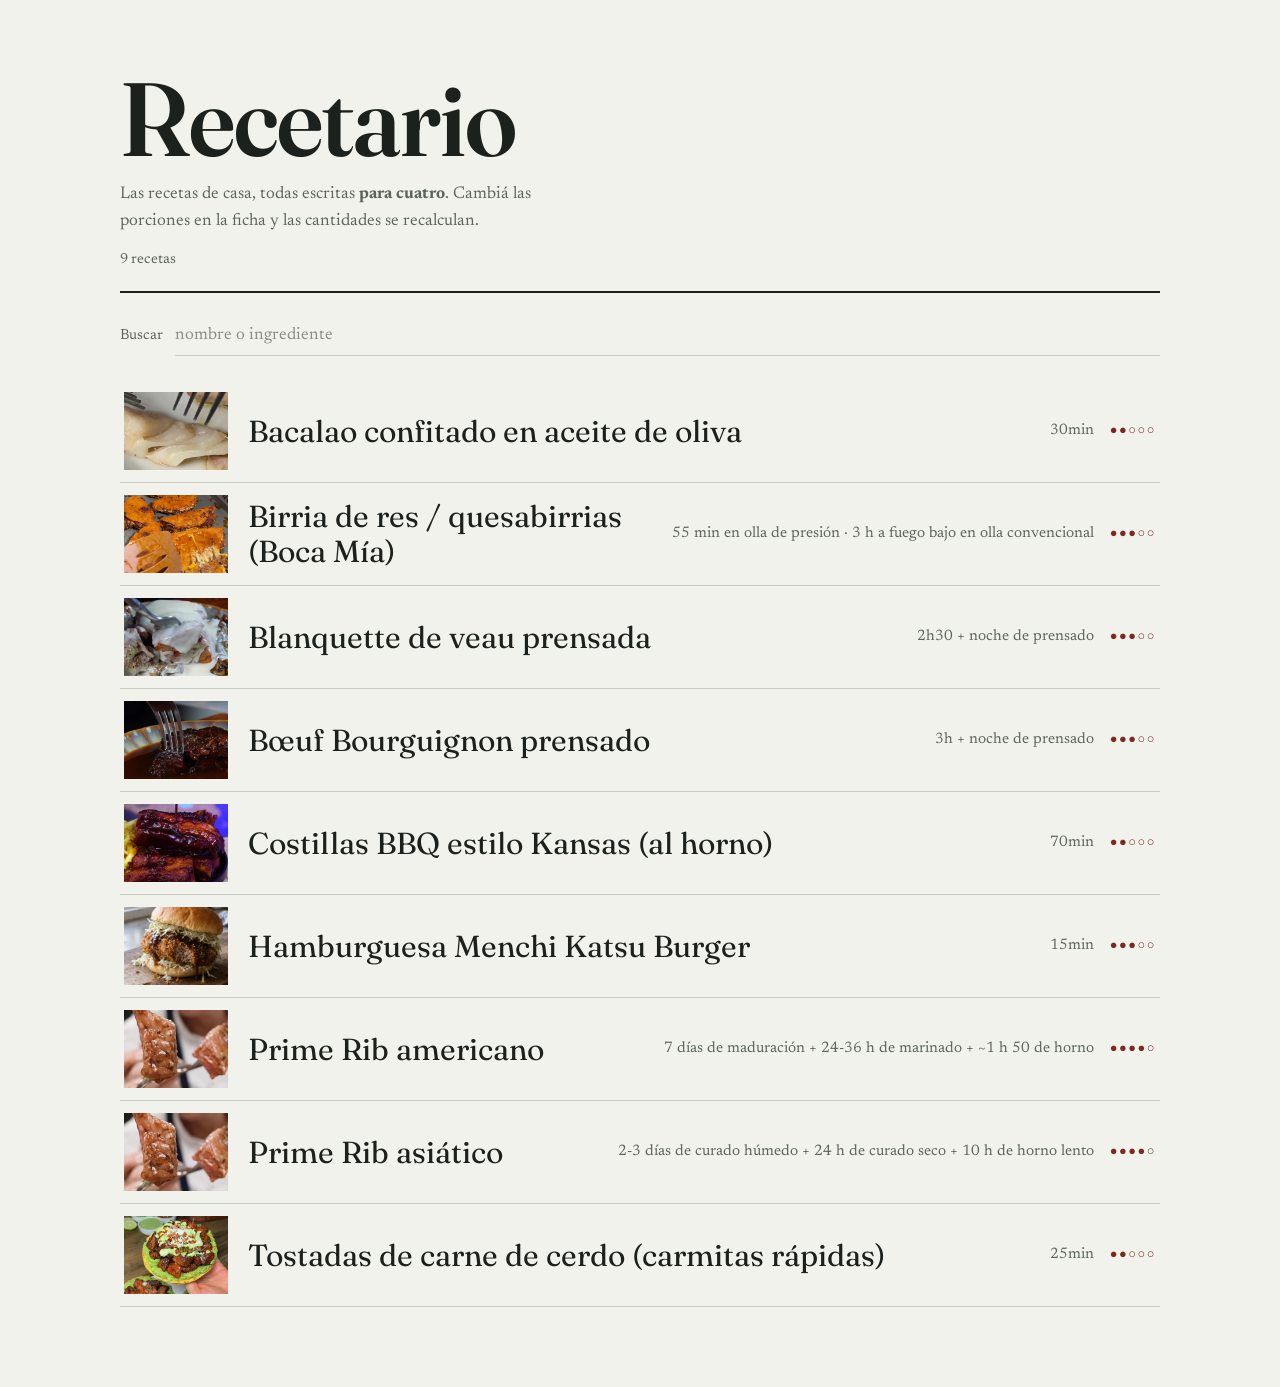
<file: index.html>
<!doctype html>
<html lang="es">
<head>
<meta charset="utf-8">
<meta name="viewport" content="width=device-width,initial-scale=1">
<title>Recetario</title>
<link rel="preconnect" href="https://fonts.googleapis.com"><link rel="preconnect" href="https://fonts.gstatic.com" crossorigin><link href="https://fonts.googleapis.com/css2?family=Fraunces:opsz,wght@9..144,300..800&family=Newsreader:ital,opsz,wght@0,6..72,300..700;1,6..72,300..500&display=swap" rel="stylesheet">
<link rel="stylesheet" href="assets/recetario.css">
</head>
<body class="indice">
<div class="hoja">
  <header class="portada">
    <h1>Recetario</h1>
    <p class="entrada">Las recetas de casa, todas escritas <strong>para cuatro</strong>. Cambiá las porciones en la ficha y las cantidades se recalculan.</p>
    <p class="cuenta">9 recetas</p>
  </header>
  <label class="buscador">
    <span>Buscar</span>
    <input id="buscar" type="search" placeholder="nombre o ingrediente" autocomplete="off">
  </label>
  <ol class="indice">
      <li class="fila" data-busca="bacalao confitado en aceite de oliva lomo de bacalao aceite de oliva cebolla tomate vinagre">
        <a href="r/bacalao-confitado-en-aceite-de-oliva/">
          <span class="miniatura"><img src="img/bacalao-confitado-en-aceite-de-oliva.jpg" alt="" loading="lazy" decoding="async"></span>
          <span class="nombre">Bacalao confitado en aceite de oliva</span>
          <span class="margen"><span class="tiempo">30min</span><span class="puntos" aria-label="dificultad facil">●●○○○</span></span>
        </a>
      </li>
      <li class="fila" data-busca="birria de res / quesabirrias (boca mía) posta de res chile guajillo chile ancho chile pasilla tomate cebolla blanca ajo cabeza de ajo orégano tomillo mejorana comino clavo de olor pimienta negra pimienta gorda canela hoja de laurel vinagre blanco agua agua tortilla de maíz queso para derretir salsa verde picante">
        <a href="r/birria-de-res-quesabirrias-boca-mia/">
          <span class="miniatura"><img src="img/birria-de-res-quesabirrias-boca-mia.jpg" alt="" loading="lazy" decoding="async"></span>
          <span class="nombre">Birria de res / quesabirrias (Boca Mía)</span>
          <span class="margen"><span class="tiempo">55 min en olla de presión · 3 h a fuego bajo en olla convencional</span><span class="puntos" aria-label="dificultad media">●●●○○</span></span>
        </a>
      </li>
      <li class="fila" data-busca="blanquette de veau prensada tendron de veau épaule de veau zanahoria cebolla apio ajo bouquet garni champiñón de parís atado de perejil ajo manteca y aceite de oliva manteca y harina crema sal y pimienta">
        <a href="r/blanquette-de-veau-prensada/">
          <span class="miniatura"><img src="img/blanquette-de-veau-prensada.jpg" alt="" loading="lazy" decoding="async"></span>
          <span class="nombre">Blanquette de veau prensada</span>
          <span class="margen"><span class="tiempo">2h30 + noche de prensado</span><span class="puntos" aria-label="dificultad media">●●●○○</span></span>
        </a>
      </li>
      <li class="fila" data-busca="bœuf bourguignon prensado paleron de bœuf joue de bœuf lardons de panceta ahumada zanahoria cebolla apio ajo vino tinto jugo de bœuf reducido salsa de soja tomillo y laurel maïzena manteca sal y pimienta">
        <a href="r/buf-bourguignon-prensado/">
          <span class="miniatura"><img src="img/buf-bourguignon-prensado.jpg" alt="" loading="lazy" decoding="async"></span>
          <span class="nombre">Bœuf Bourguignon prensado</span>
          <span class="margen"><span class="tiempo">3h + noche de prensado</span><span class="puntos" aria-label="dificultad media">●●●○○</span></span>
        </a>
      </li>
      <li class="fila" data-busca="costillas bbq estilo kansas (al horno) costilla de cerdo mostaza pimentón curry azúcar sal y pimienta salsa barbecue papa">
        <a href="r/costillas-bbq-estilo-kansas-al-horno/">
          <span class="miniatura"><img src="img/costillas-bbq-estilo-kansas-al-horno.jpg" alt="" loading="lazy" decoding="async"></span>
          <span class="nombre">Costillas BBQ estilo Kansas (al horno)</span>
          <span class="margen"><span class="tiempo">70min</span><span class="puntos" aria-label="dificultad facil">●●○○○</span></span>
        </a>
      </li>
      <li class="fila" data-busca="hamburguesa menchi katsu burger carne picada de res huevo harina panko o pan rallado aceite vegetal pan de hamburguesa salsa tonkatsu o barbacoa repollo o lechuga">
        <a href="r/hamburguesa-menchi-katsu-burger/">
          <span class="miniatura"><img src="img/hamburguesa-menchi-katsu-burger.jpg" alt="" loading="lazy" decoding="async"></span>
          <span class="nombre">Hamburguesa Menchi Katsu Burger</span>
          <span class="margen"><span class="tiempo">15min</span><span class="puntos" aria-label="dificultad media">●●●○○</span></span>
        </a>
      </li>
      <li class="fila" data-busca="prime rib americano costillar de res con hueso ajo aceite de semilla de uva tomillo fresco salsa worcestershire salsa a1 para bistec mostaza miel mayonesa sal kosher pimienta negra recortes y huesos del costillar cebolla y zanahoria ajo en polvo y cebolla en polvo rábano picante fresco sal de mar en escamas">
        <a href="r/prime-rib-americano/">
          <span class="miniatura"><img src="img/prime-rib-americano.jpg" alt="" loading="lazy" decoding="async"></span>
          <span class="nombre">Prime Rib americano</span>
          <span class="margen"><span class="tiempo">7 días de maduración + 24-36 h de marinado + ~1 h 50 de horno</span><span class="puntos" aria-label="dificultad dificil">●●●●○</span></span>
        </a>
      </li>
      <li class="fila" data-busca="prime rib asiático costillar de res ajo negro koji mostaza agua shio kombu pimienta de sichuan azúcar moreno pimienta negra en grano pimienta rosa en grano pimienta verde de sichuan pimienta blanca en grano huesos asados y recortes del costillar caldo concentrado de res cebollas (blanca y morada) carne de res molida zanahoria y cebolla en mirepoix clara de huevo sal y aceite">
        <a href="r/prime-rib-asiatico/">
          <span class="miniatura"><img src="img/prime-rib-asiatico.jpg" alt="" loading="lazy" decoding="async"></span>
          <span class="nombre">Prime Rib asiático</span>
          <span class="margen"><span class="tiempo">2-3 días de curado húmedo + 24 h de curado seco + 10 h de horno lento</span><span class="puntos" aria-label="dificultad dificil">●●●●○</span></span>
        </a>
      </li>
      <li class="fila" data-busca="tostadas de carne de cerdo (carmitas rápidas) carne de cerdo naranja agria especias para la carne manteca de cerdo hoja de laurel salsa barbecue tomate cebolla cilantro limón mayonesa ajo limón cilantro, cebolla, pimienta y sal tostada aguacate">
        <a href="r/tostadas-de-carne-de-cerdo-carmitas-rapidas/">
          <span class="miniatura"><img src="img/tostadas-de-carne-de-cerdo-carmitas-rapidas.jpg" alt="" loading="lazy" decoding="async"></span>
          <span class="nombre">Tostadas de carne de cerdo (carmitas rápidas)</span>
          <span class="margen"><span class="tiempo">25min</span><span class="puntos" aria-label="dificultad facil">●●○○○</span></span>
        </a>
      </li>
  </ol>
  <p class="vacio" hidden id="sin-resultados">Ninguna receta coincide con esa búsqueda.</p>
</div>
<script src="assets/recetario.js"></script>
</body>
</html>
</file>
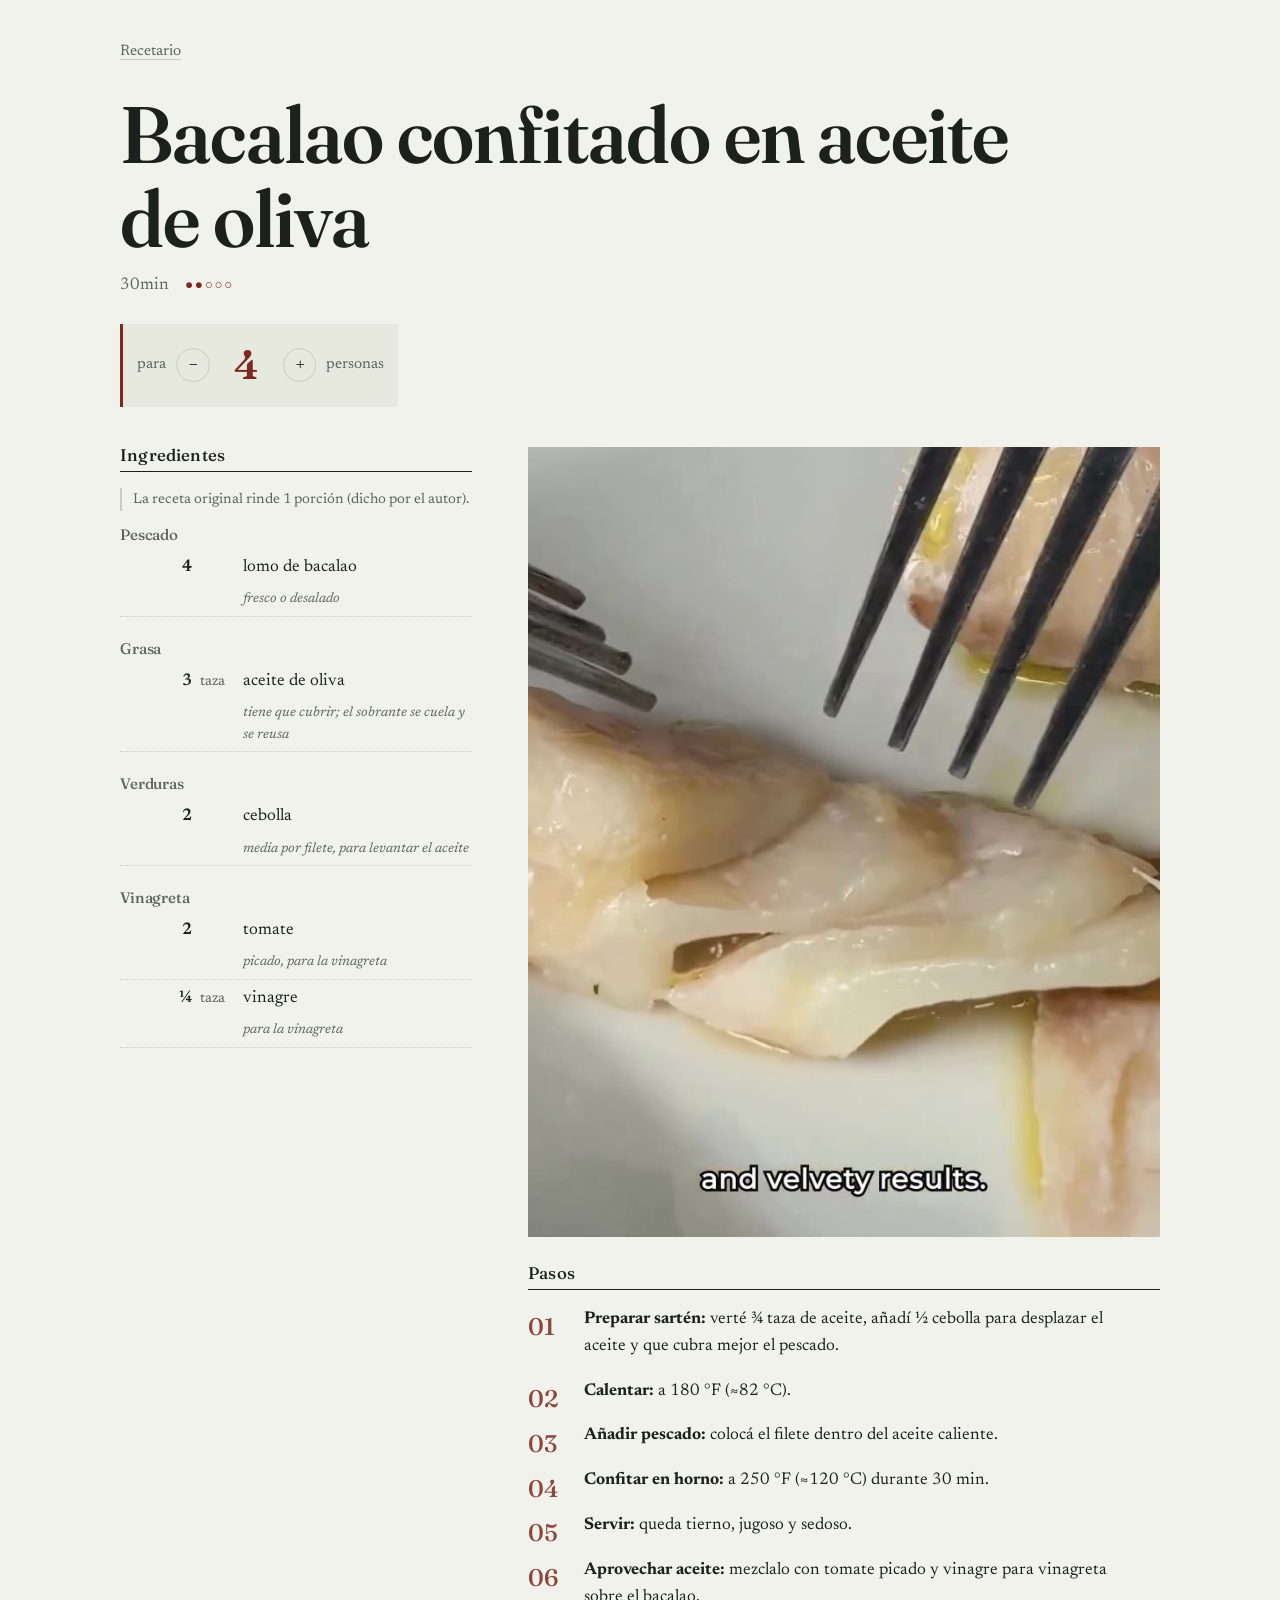
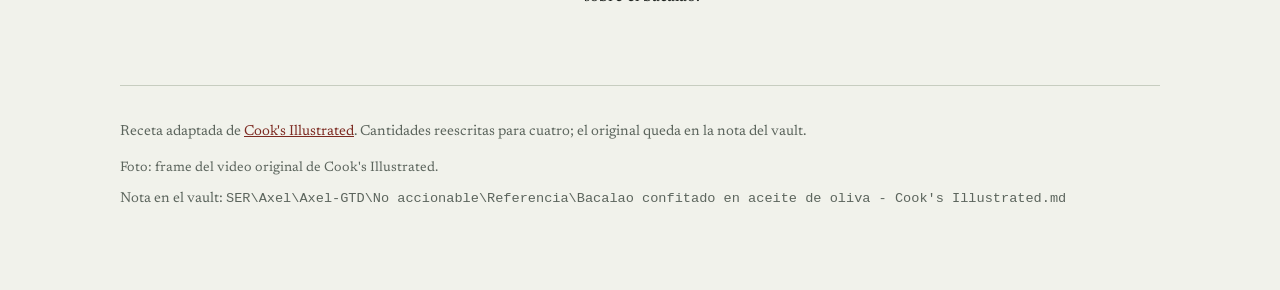
<file: r/bacalao-confitado-en-aceite-de-oliva/index.html>
<!doctype html>
<html lang="es">
<head>
<meta charset="utf-8">
<meta name="viewport" content="width=device-width,initial-scale=1">
<title>Bacalao confitado en aceite de oliva</title>
<link rel="preconnect" href="https://fonts.googleapis.com"><link rel="preconnect" href="https://fonts.gstatic.com" crossorigin><link href="https://fonts.googleapis.com/css2?family=Fraunces:opsz,wght@9..144,300..800&family=Newsreader:ital,opsz,wght@0,6..72,300..700;1,6..72,300..500&display=swap" rel="stylesheet">
<link rel="stylesheet" href="../../assets/recetario.css">
</head>
<body class="ficha">
<div class="hoja">
  <nav class="volver"><a href="../../">Recetario</a></nav>
  <header class="cabeza">
    <h1>Bacalao confitado en aceite de oliva</h1>
    <p class="meta"><span>30min</span><span class="puntos" aria-label="dificultad facil">●●○○○</span></p>
  </header>
  <div class="porciones" role="group" aria-label="porciones">
    <span class="rotulo">para</span>
    <button type="button" id="menos" aria-label="una porción menos">&minus;</button>
    <output id="n">4</output>
    <button type="button" id="mas" aria-label="una porción más">+</button>
    <span class="rotulo">personas</span>
  </div>
  <div class="cuerpo">
    <aside class="rail">
      <h2>Ingredientes</h2>
      
      <p class="rinde">La receta original rinde 1 porción (dicho por el autor).</p>
      <div class="grupo"><h3>Pescado</h3><ul class="lista-ing"><li><span class="cant" data-cant="4">4</span><span class="unid"></span><span class="item">lomo de bacalao</span><span class='nota'>fresco o desalado</span></li></ul></div><div class="grupo"><h3>Grasa</h3><ul class="lista-ing"><li><span class="cant" data-cant="3">3</span><span class="unid">taza</span><span class="item">aceite de oliva</span><span class='nota'>tiene que cubrir; el sobrante se cuela y se reusa</span></li></ul></div><div class="grupo"><h3>Verduras</h3><ul class="lista-ing"><li><span class="cant" data-cant="2">2</span><span class="unid"></span><span class="item">cebolla</span><span class='nota'>media por filete, para levantar el aceite</span></li></ul></div><div class="grupo"><h3>Vinagreta</h3><ul class="lista-ing"><li><span class="cant" data-cant="2">2</span><span class="unid"></span><span class="item">tomate</span><span class='nota'>picado, para la vinagreta</span></li><li><span class="cant" data-cant="¼">¼</span><span class="unid">taza</span><span class="item">vinagre</span><span class='nota'>para la vinagreta</span></li></ul></div>
    </aside>
    <section class="receta">
      <figure class="foto"><img src="../../img/bacalao-confitado-en-aceite-de-oliva.jpg" alt="Bacalao confitado en aceite de oliva" loading="lazy" decoding="async"></figure>
      <h2>Pasos</h2>
      <ol class="pasos"><li><b>Preparar sartén:</b> verté ¾ taza de aceite, añadí ½ cebolla para desplazar el aceite y que cubra mejor el pescado.</li><li><b>Calentar:</b> a 180 °F (≈82 °C).</li><li><b>Añadir pescado:</b> colocá el filete dentro del aceite caliente.</li><li><b>Confitar en horno:</b> a 250 °F (≈120 °C) durante 30 min.</li><li><b>Servir:</b> queda tierno, jugoso y sedoso.</li><li><b>Aprovechar aceite:</b> mezclalo con tomate picado y vinagre para vinagreta sobre el bacalao.</li></ol>
    </section>
  </div>
  <footer class="pie">
    <p class="credito">Receta adaptada de <a href="https://www.facebook.com/share/r/1HufnTpF9G/" rel="noopener">Cook&#x27;s Illustrated</a>. Cantidades reescritas para cuatro; el original queda en la nota del vault.</p>
    <p class="credito-foto">Foto: frame del video original de Cook&#x27;s Illustrated.</p>
    <p class="vault">Nota en el vault: <code>SER\Axel\Axel-GTD\No accionable\Referencia\Bacalao confitado en aceite de oliva - Cook&#x27;s Illustrated.md</code></p>
  </footer>
</div>
<script id="datos" type="application/json">{"base": 4, "ingredientes": [{"grupo": "Pescado", "cantidad": 4.0, "unidad": "u", "item": "lomo de bacalao", "nota": "fresco o desalado"}, {"grupo": "Grasa", "cantidad": 3.0, "unidad": "taza", "item": "aceite de oliva", "nota": "tiene que cubrir; el sobrante se cuela y se reusa"}, {"grupo": "Verduras", "cantidad": 2.0, "unidad": "u", "item": "cebolla", "nota": "media por filete, para levantar el aceite"}, {"grupo": "Vinagreta", "cantidad": 2.0, "unidad": "u", "item": "tomate", "nota": "picado, para la vinagreta"}, {"grupo": "Vinagreta", "cantidad": 0.25, "unidad": "taza", "item": "vinagre", "nota": "para la vinagreta"}]}</script>
<script src="../../assets/recetario.js"></script>
</body>
</html>
</file>
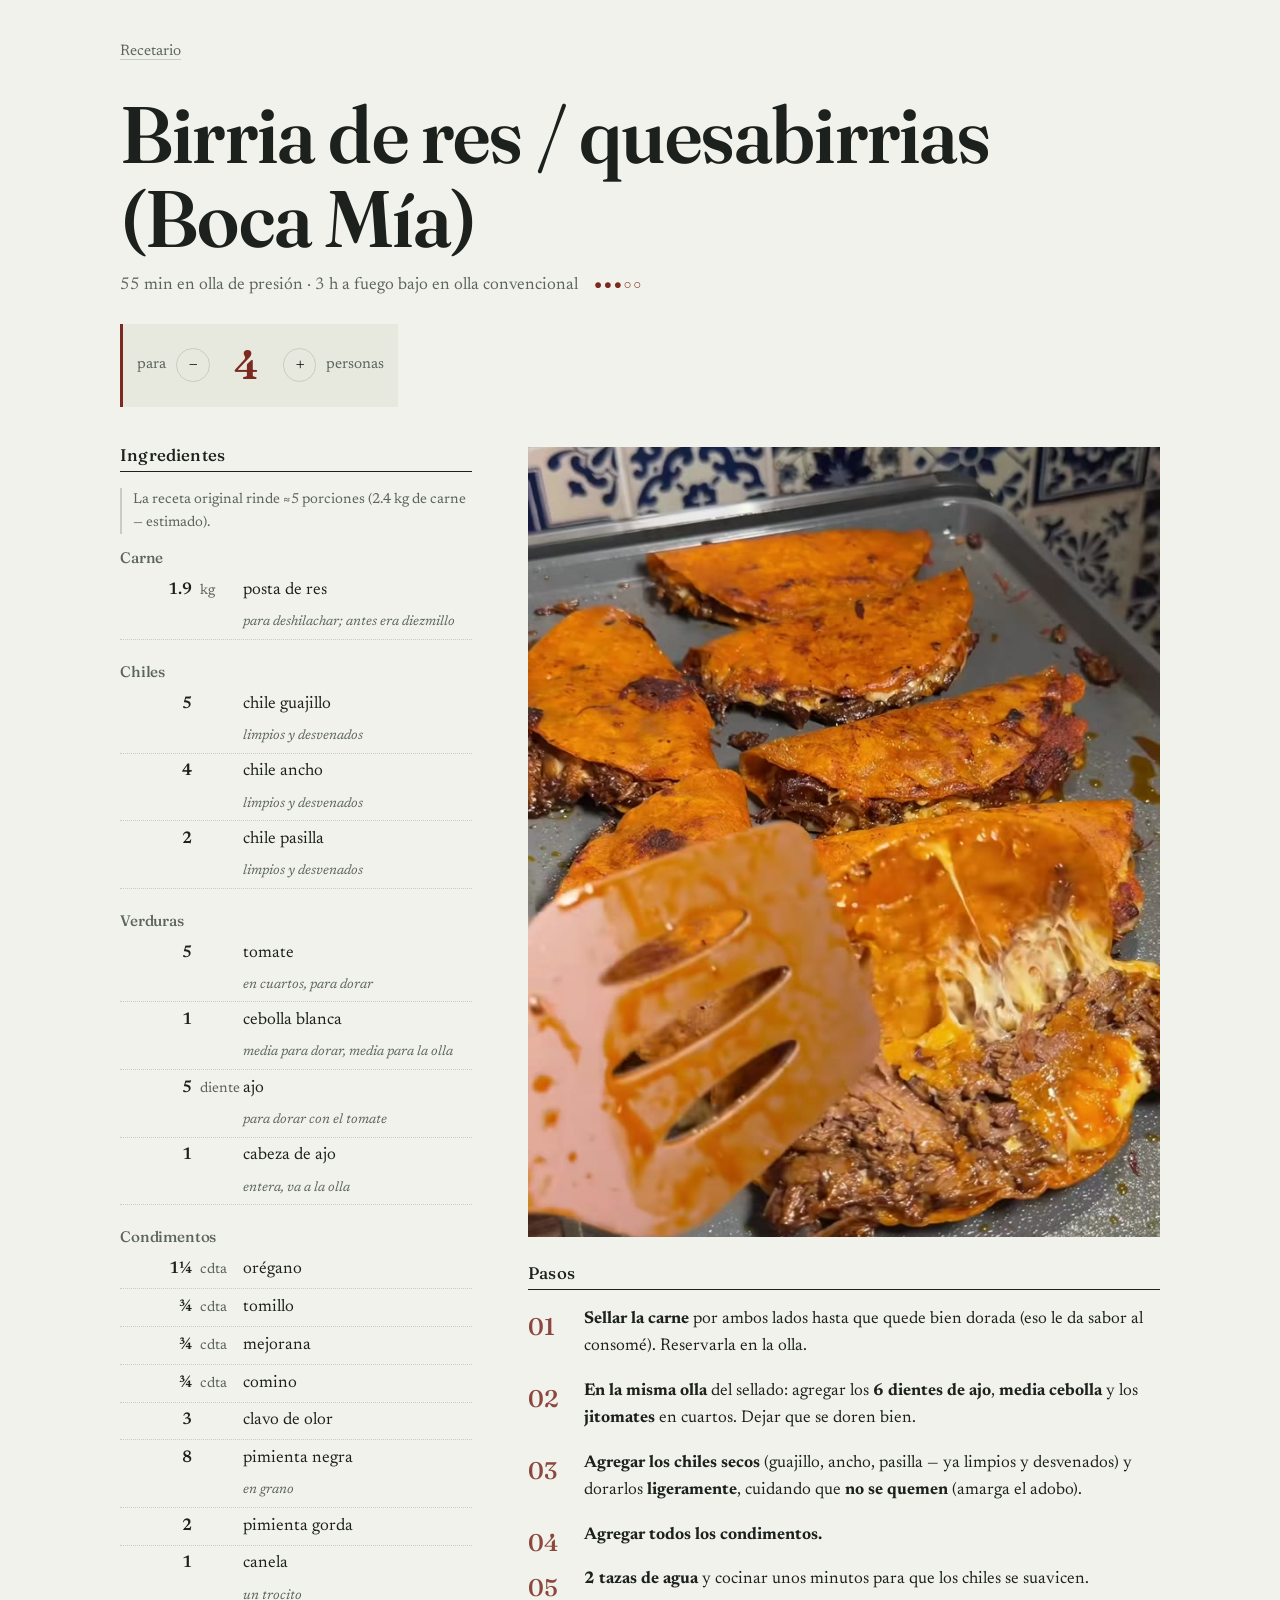
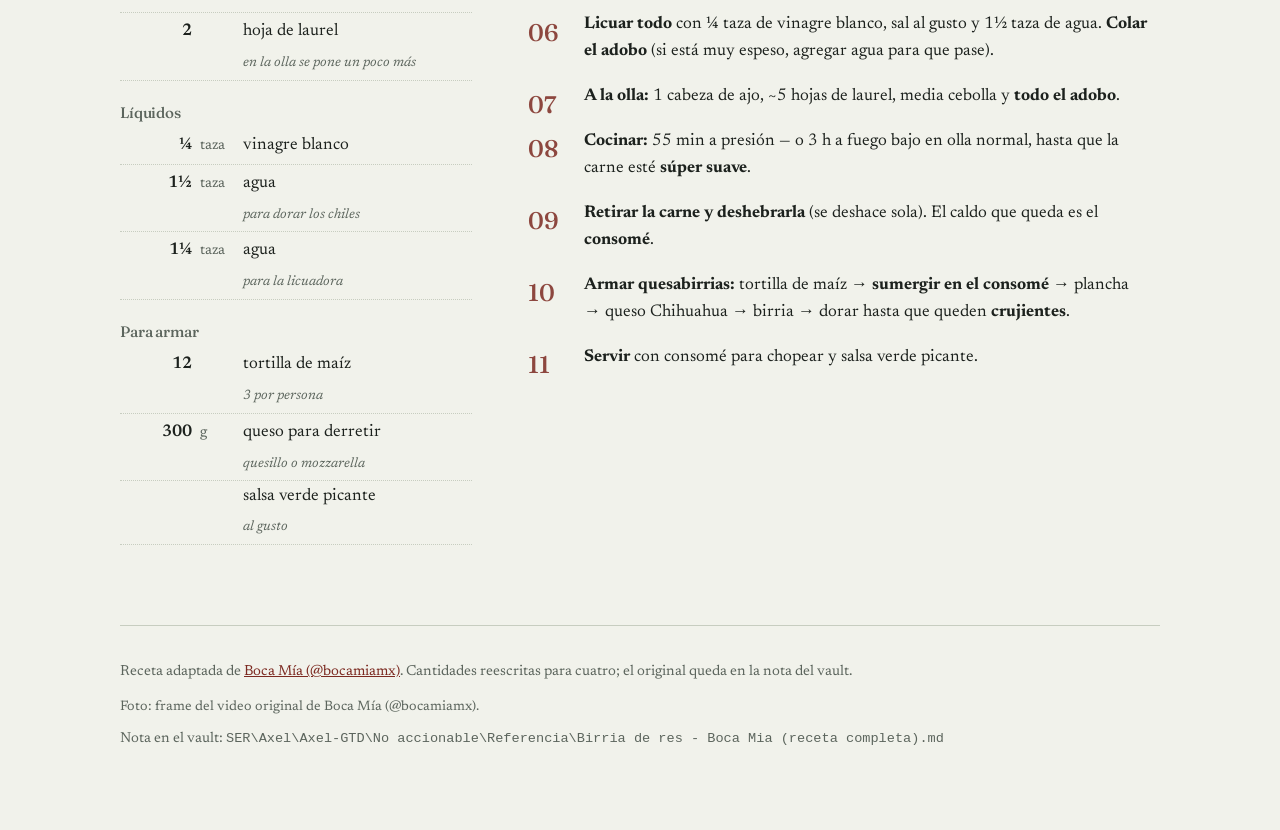
<file: r/birria-de-res-quesabirrias-boca-mia/index.html>
<!doctype html>
<html lang="es">
<head>
<meta charset="utf-8">
<meta name="viewport" content="width=device-width,initial-scale=1">
<title>Birria de res / quesabirrias (Boca Mía)</title>
<link rel="preconnect" href="https://fonts.googleapis.com"><link rel="preconnect" href="https://fonts.gstatic.com" crossorigin><link href="https://fonts.googleapis.com/css2?family=Fraunces:opsz,wght@9..144,300..800&family=Newsreader:ital,opsz,wght@0,6..72,300..700;1,6..72,300..500&display=swap" rel="stylesheet">
<link rel="stylesheet" href="../../assets/recetario.css">
</head>
<body class="ficha">
<div class="hoja">
  <nav class="volver"><a href="../../">Recetario</a></nav>
  <header class="cabeza">
    <h1>Birria de res / quesabirrias (Boca Mía)</h1>
    <p class="meta"><span>55 min en olla de presión · 3 h a fuego bajo en olla convencional</span><span class="puntos" aria-label="dificultad media">●●●○○</span></p>
  </header>
  <div class="porciones" role="group" aria-label="porciones">
    <span class="rotulo">para</span>
    <button type="button" id="menos" aria-label="una porción menos">&minus;</button>
    <output id="n">4</output>
    <button type="button" id="mas" aria-label="una porción más">+</button>
    <span class="rotulo">personas</span>
  </div>
  <div class="cuerpo">
    <aside class="rail">
      <h2>Ingredientes</h2>
      
      <p class="rinde">La receta original rinde ≈5 porciones (2.4 kg de carne — estimado).</p>
      <div class="grupo"><h3>Carne</h3><ul class="lista-ing"><li><span class="cant" data-cant="1.9">1.9</span><span class="unid">kg</span><span class="item">posta de res</span><span class='nota'>para deshilachar; antes era diezmillo</span></li></ul></div><div class="grupo"><h3>Chiles</h3><ul class="lista-ing"><li><span class="cant" data-cant="5">5</span><span class="unid"></span><span class="item">chile guajillo</span><span class='nota'>limpios y desvenados</span></li><li><span class="cant" data-cant="4">4</span><span class="unid"></span><span class="item">chile ancho</span><span class='nota'>limpios y desvenados</span></li><li><span class="cant" data-cant="2">2</span><span class="unid"></span><span class="item">chile pasilla</span><span class='nota'>limpios y desvenados</span></li></ul></div><div class="grupo"><h3>Verduras</h3><ul class="lista-ing"><li><span class="cant" data-cant="5">5</span><span class="unid"></span><span class="item">tomate</span><span class='nota'>en cuartos, para dorar</span></li><li><span class="cant" data-cant="1">1</span><span class="unid"></span><span class="item">cebolla blanca</span><span class='nota'>media para dorar, media para la olla</span></li><li><span class="cant" data-cant="5">5</span><span class="unid">diente</span><span class="item">ajo</span><span class='nota'>para dorar con el tomate</span></li><li><span class="cant" data-cant="1">1</span><span class="unid"></span><span class="item">cabeza de ajo</span><span class='nota'>entera, va a la olla</span></li></ul></div><div class="grupo"><h3>Condimentos</h3><ul class="lista-ing"><li><span class="cant" data-cant="1¼">1¼</span><span class="unid">cdta</span><span class="item">orégano</span></li><li><span class="cant" data-cant="¾">¾</span><span class="unid">cdta</span><span class="item">tomillo</span></li><li><span class="cant" data-cant="¾">¾</span><span class="unid">cdta</span><span class="item">mejorana</span></li><li><span class="cant" data-cant="¾">¾</span><span class="unid">cdta</span><span class="item">comino</span></li><li><span class="cant" data-cant="3">3</span><span class="unid"></span><span class="item">clavo de olor</span></li><li><span class="cant" data-cant="8">8</span><span class="unid"></span><span class="item">pimienta negra</span><span class='nota'>en grano</span></li><li><span class="cant" data-cant="2">2</span><span class="unid"></span><span class="item">pimienta gorda</span></li><li><span class="cant" data-cant="1">1</span><span class="unid"></span><span class="item">canela</span><span class='nota'>un trocito</span></li><li><span class="cant" data-cant="2">2</span><span class="unid"></span><span class="item">hoja de laurel</span><span class='nota'>en la olla se pone un poco más</span></li></ul></div><div class="grupo"><h3>Líquidos</h3><ul class="lista-ing"><li><span class="cant" data-cant="¼">¼</span><span class="unid">taza</span><span class="item">vinagre blanco</span></li><li><span class="cant" data-cant="1½">1½</span><span class="unid">taza</span><span class="item">agua</span><span class='nota'>para dorar los chiles</span></li><li><span class="cant" data-cant="1¼">1¼</span><span class="unid">taza</span><span class="item">agua</span><span class='nota'>para la licuadora</span></li></ul></div><div class="grupo"><h3>Para armar</h3><ul class="lista-ing"><li><span class="cant" data-cant="12">12</span><span class="unid"></span><span class="item">tortilla de maíz</span><span class='nota'>3 por persona</span></li><li><span class="cant" data-cant="300">300</span><span class="unid">g</span><span class="item">queso para derretir</span><span class='nota'>quesillo o mozzarella</span></li><li><span class="cant" data-cant=""></span><span class="unid"></span><span class="item">salsa verde picante</span><span class='nota'>al gusto</span></li></ul></div>
    </aside>
    <section class="receta">
      <figure class="foto"><img src="../../img/birria-de-res-quesabirrias-boca-mia.jpg" alt="Birria de res / quesabirrias (Boca Mía)" loading="lazy" decoding="async"></figure>
      <h2>Pasos</h2>
      <ol class="pasos"><li><b>Sellar la carne</b> por ambos lados hasta que quede bien dorada (eso le da sabor al consomé). Reservarla en la olla.</li><li><b>En la misma olla</b> del sellado: agregar los <b>6 dientes de ajo</b>, <b>media cebolla</b> y los <b>jitomates</b> en cuartos. Dejar que se doren bien.</li><li><b>Agregar los chiles secos</b> (guajillo, ancho, pasilla — ya limpios y desvenados) y dorarlos <b>ligeramente</b>, cuidando que <b>no se quemen</b> (amarga el adobo).</li><li><b>Agregar todos los condimentos.</b></li><li><b>2 tazas de agua</b> y cocinar unos minutos para que los chiles se suavicen.</li><li><b>Licuar todo</b> con ¼ taza de vinagre blanco, sal al gusto y 1½ taza de agua. <b>Colar el adobo</b> (si está muy espeso, agregar agua para que pase).</li><li><b>A la olla:</b> 1 cabeza de ajo, ~5 hojas de laurel, media cebolla y <b>todo el adobo</b>.</li><li><b>Cocinar:</b> 55 min a presión — o 3 h a fuego bajo en olla normal, hasta que la carne esté <b>súper suave</b>.</li><li><b>Retirar la carne y deshebrarla</b> (se deshace sola). El caldo que queda es el <b>consomé</b>.</li><li><b>Armar quesabirrias:</b> tortilla de maíz → <b>sumergir en el consomé</b> → plancha → queso Chihuahua → birria → dorar hasta que queden <b>crujientes</b>.</li><li><b>Servir</b> con consomé para chopear y salsa verde picante.</li></ol>
    </section>
  </div>
  <footer class="pie">
    <p class="credito">Receta adaptada de <a href="https://www.tiktok.com/@bocamiamx/video/7678426892512349448" rel="noopener">Boca Mía (@bocamiamx)</a>. Cantidades reescritas para cuatro; el original queda en la nota del vault.</p>
    <p class="credito-foto">Foto: frame del video original de Boca Mía (@bocamiamx).</p>
    <p class="vault">Nota en el vault: <code>SER\Axel\Axel-GTD\No accionable\Referencia\Birria de res - Boca Mia (receta completa).md</code></p>
  </footer>
</div>
<script id="datos" type="application/json">{"base": 4, "ingredientes": [{"grupo": "Carne", "cantidad": 1.9, "unidad": "kg", "item": "posta de res", "nota": "para deshilachar; antes era diezmillo"}, {"grupo": "Chiles", "cantidad": 5.0, "unidad": "u", "item": "chile guajillo", "nota": "limpios y desvenados"}, {"grupo": "Chiles", "cantidad": 4.0, "unidad": "u", "item": "chile ancho", "nota": "limpios y desvenados"}, {"grupo": "Chiles", "cantidad": 2.0, "unidad": "u", "item": "chile pasilla", "nota": "limpios y desvenados"}, {"grupo": "Verduras", "cantidad": 5.0, "unidad": "u", "item": "tomate", "nota": "en cuartos, para dorar"}, {"grupo": "Verduras", "cantidad": 1.0, "unidad": "u", "item": "cebolla blanca", "nota": "media para dorar, media para la olla"}, {"grupo": "Verduras", "cantidad": 5.0, "unidad": "diente", "item": "ajo", "nota": "para dorar con el tomate"}, {"grupo": "Verduras", "cantidad": 1.0, "unidad": "u", "item": "cabeza de ajo", "nota": "entera, va a la olla"}, {"grupo": "Condimentos", "cantidad": 1.25, "unidad": "cdta", "item": "orégano", "nota": ""}, {"grupo": "Condimentos", "cantidad": 0.75, "unidad": "cdta", "item": "tomillo", "nota": ""}, {"grupo": "Condimentos", "cantidad": 0.75, "unidad": "cdta", "item": "mejorana", "nota": ""}, {"grupo": "Condimentos", "cantidad": 0.75, "unidad": "cdta", "item": "comino", "nota": ""}, {"grupo": "Condimentos", "cantidad": 3.0, "unidad": "u", "item": "clavo de olor", "nota": ""}, {"grupo": "Condimentos", "cantidad": 8.0, "unidad": "u", "item": "pimienta negra", "nota": "en grano"}, {"grupo": "Condimentos", "cantidad": 2.0, "unidad": "u", "item": "pimienta gorda", "nota": ""}, {"grupo": "Condimentos", "cantidad": 1.0, "unidad": "u", "item": "canela", "nota": "un trocito"}, {"grupo": "Condimentos", "cantidad": 2.0, "unidad": "u", "item": "hoja de laurel", "nota": "en la olla se pone un poco más"}, {"grupo": "Líquidos", "cantidad": 0.25, "unidad": "taza", "item": "vinagre blanco", "nota": ""}, {"grupo": "Líquidos", "cantidad": 1.5, "unidad": "taza", "item": "agua", "nota": "para dorar los chiles"}, {"grupo": "Líquidos", "cantidad": 1.25, "unidad": "taza", "item": "agua", "nota": "para la licuadora"}, {"grupo": "Para armar", "cantidad": 12.0, "unidad": "u", "item": "tortilla de maíz", "nota": "3 por persona"}, {"grupo": "Para armar", "cantidad": 300.0, "unidad": "g", "item": "queso para derretir", "nota": "quesillo o mozzarella"}, {"grupo": "Para armar", "cantidad": null, "unidad": "", "item": "salsa verde picante", "nota": "al gusto"}]}</script>
<script src="../../assets/recetario.js"></script>
</body>
</html>
</file>
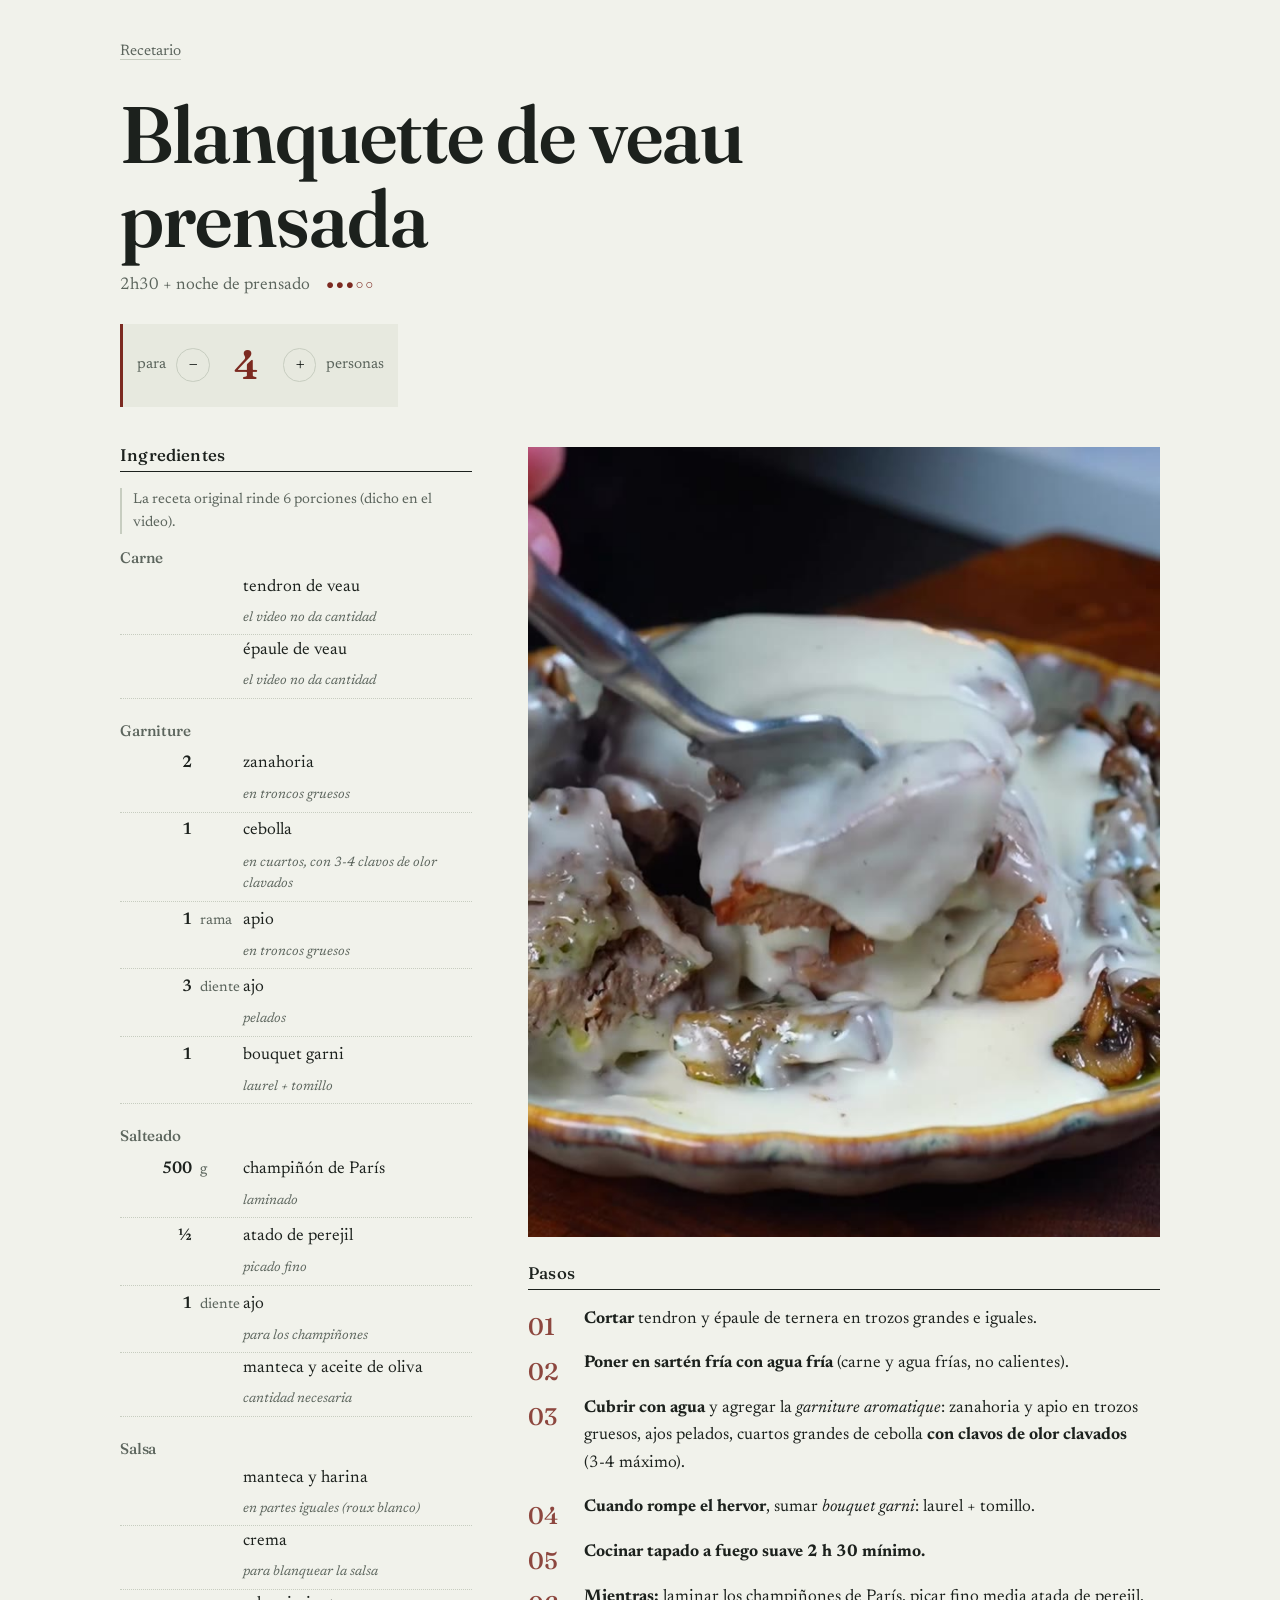
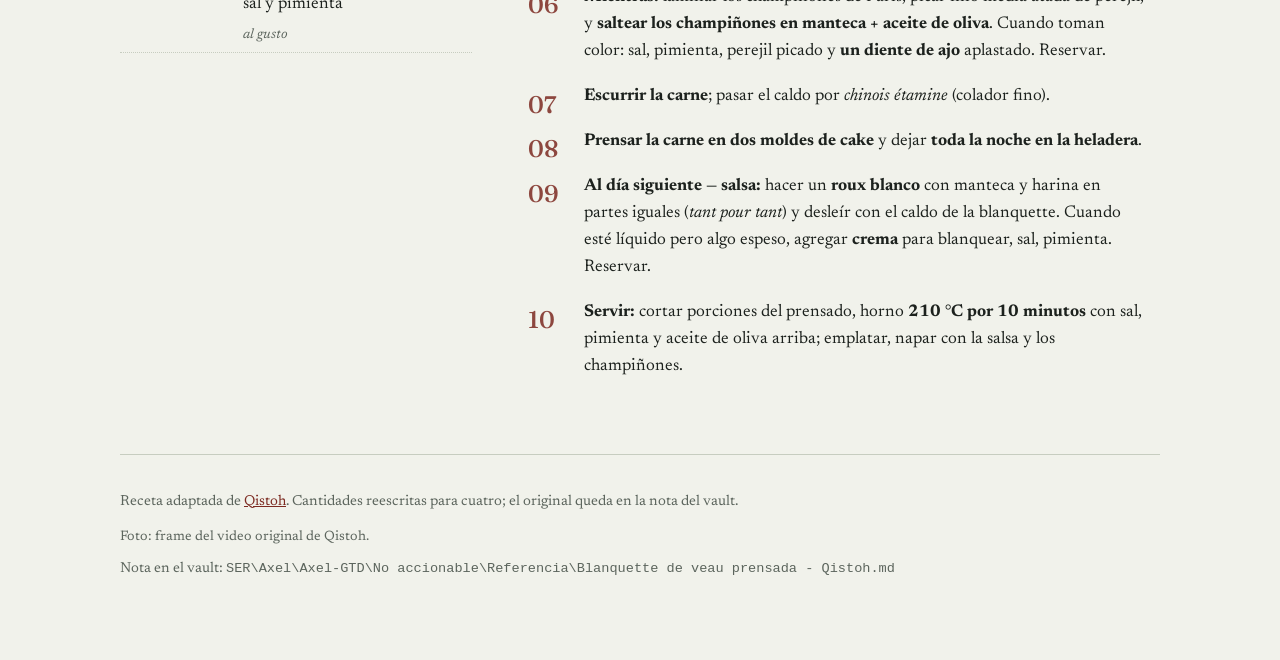
<file: r/blanquette-de-veau-prensada/index.html>
<!doctype html>
<html lang="es">
<head>
<meta charset="utf-8">
<meta name="viewport" content="width=device-width,initial-scale=1">
<title>Blanquette de veau prensada</title>
<link rel="preconnect" href="https://fonts.googleapis.com"><link rel="preconnect" href="https://fonts.gstatic.com" crossorigin><link href="https://fonts.googleapis.com/css2?family=Fraunces:opsz,wght@9..144,300..800&family=Newsreader:ital,opsz,wght@0,6..72,300..700;1,6..72,300..500&display=swap" rel="stylesheet">
<link rel="stylesheet" href="../../assets/recetario.css">
</head>
<body class="ficha">
<div class="hoja">
  <nav class="volver"><a href="../../">Recetario</a></nav>
  <header class="cabeza">
    <h1>Blanquette de veau prensada</h1>
    <p class="meta"><span>2h30 + noche de prensado</span><span class="puntos" aria-label="dificultad media">●●●○○</span></p>
  </header>
  <div class="porciones" role="group" aria-label="porciones">
    <span class="rotulo">para</span>
    <button type="button" id="menos" aria-label="una porción menos">&minus;</button>
    <output id="n">4</output>
    <button type="button" id="mas" aria-label="una porción más">+</button>
    <span class="rotulo">personas</span>
  </div>
  <div class="cuerpo">
    <aside class="rail">
      <h2>Ingredientes</h2>
      
      <p class="rinde">La receta original rinde 6 porciones (dicho en el video).</p>
      <div class="grupo"><h3>Carne</h3><ul class="lista-ing"><li><span class="cant" data-cant=""></span><span class="unid"></span><span class="item">tendron de veau</span><span class='nota'>el video no da cantidad</span></li><li><span class="cant" data-cant=""></span><span class="unid"></span><span class="item">épaule de veau</span><span class='nota'>el video no da cantidad</span></li></ul></div><div class="grupo"><h3>Garniture</h3><ul class="lista-ing"><li><span class="cant" data-cant="2">2</span><span class="unid"></span><span class="item">zanahoria</span><span class='nota'>en troncos gruesos</span></li><li><span class="cant" data-cant="1">1</span><span class="unid"></span><span class="item">cebolla</span><span class='nota'>en cuartos, con 3-4 clavos de olor clavados</span></li><li><span class="cant" data-cant="1">1</span><span class="unid">rama</span><span class="item">apio</span><span class='nota'>en troncos gruesos</span></li><li><span class="cant" data-cant="3">3</span><span class="unid">diente</span><span class="item">ajo</span><span class='nota'>pelados</span></li><li><span class="cant" data-cant="1">1</span><span class="unid"></span><span class="item">bouquet garni</span><span class='nota'>laurel + tomillo</span></li></ul></div><div class="grupo"><h3>Salteado</h3><ul class="lista-ing"><li><span class="cant" data-cant="500">500</span><span class="unid">g</span><span class="item">champiñón de París</span><span class='nota'>laminado</span></li><li><span class="cant" data-cant="½">½</span><span class="unid"></span><span class="item">atado de perejil</span><span class='nota'>picado fino</span></li><li><span class="cant" data-cant="1">1</span><span class="unid">diente</span><span class="item">ajo</span><span class='nota'>para los champiñones</span></li><li><span class="cant" data-cant=""></span><span class="unid"></span><span class="item">manteca y aceite de oliva</span><span class='nota'>cantidad necesaria</span></li></ul></div><div class="grupo"><h3>Salsa</h3><ul class="lista-ing"><li><span class="cant" data-cant=""></span><span class="unid"></span><span class="item">manteca y harina</span><span class='nota'>en partes iguales (roux blanco)</span></li><li><span class="cant" data-cant=""></span><span class="unid"></span><span class="item">crema</span><span class='nota'>para blanquear la salsa</span></li><li><span class="cant" data-cant=""></span><span class="unid"></span><span class="item">sal y pimienta</span><span class='nota'>al gusto</span></li></ul></div>
    </aside>
    <section class="receta">
      <figure class="foto"><img src="../../img/blanquette-de-veau-prensada.jpg" alt="Blanquette de veau prensada" loading="lazy" decoding="async"></figure>
      <h2>Pasos</h2>
      <ol class="pasos"><li><b>Cortar</b> tendron y épaule de ternera en trozos grandes e iguales.</li><li><b>Poner en sartén fría con agua fría</b> (carne y agua frías, no calientes).</li><li><b>Cubrir con agua</b> y agregar la <i>garniture aromatique</i>: zanahoria y apio en trozos gruesos, ajos pelados, cuartos grandes de cebolla <b>con clavos de olor clavados</b> (3-4 máximo).</li><li><b>Cuando rompe el hervor</b>, sumar <i>bouquet garni</i>: laurel + tomillo.</li><li><b>Cocinar tapado a fuego suave 2 h 30 mínimo.</b></li><li><b>Mientras:</b> laminar los champiñones de París, picar fino media atada de perejil, y <b>saltear los champiñones en manteca + aceite de oliva</b>. Cuando toman color: sal, pimienta, perejil picado y <b>un diente de ajo</b> aplastado. Reservar.</li><li><b>Escurrir la carne</b>; pasar el caldo por <i>chinois étamine</i> (colador fino).</li><li><b>Prensar la carne en dos moldes de cake</b> y dejar <b>toda la noche en la heladera</b>.</li><li><b>Al día siguiente — salsa:</b> hacer un <b>roux blanco</b> con manteca y harina en partes iguales (<i>tant pour tant</i>) y desleír con el caldo de la blanquette. Cuando esté líquido pero algo espeso, agregar <b>crema</b> para blanquear, sal, pimienta. Reservar.</li><li><b>Servir:</b> cortar porciones del prensado, horno <b>210 °C por 10 minutos</b> con sal, pimienta y aceite de oliva arriba; emplatar, napar con la salsa y los champiñones.</li></ol>
    </section>
  </div>
  <footer class="pie">
    <p class="credito">Receta adaptada de <a href="https://www.facebook.com/share/r/19gSao4X3G/" rel="noopener">Qistoh</a>. Cantidades reescritas para cuatro; el original queda en la nota del vault.</p>
    <p class="credito-foto">Foto: frame del video original de Qistoh.</p>
    <p class="vault">Nota en el vault: <code>SER\Axel\Axel-GTD\No accionable\Referencia\Blanquette de veau prensada - Qistoh.md</code></p>
  </footer>
</div>
<script id="datos" type="application/json">{"base": 4, "ingredientes": [{"grupo": "Carne", "cantidad": null, "unidad": "", "item": "tendron de veau", "nota": "el video no da cantidad"}, {"grupo": "Carne", "cantidad": null, "unidad": "", "item": "épaule de veau", "nota": "el video no da cantidad"}, {"grupo": "Garniture", "cantidad": 2.0, "unidad": "u", "item": "zanahoria", "nota": "en troncos gruesos"}, {"grupo": "Garniture", "cantidad": 1.0, "unidad": "u", "item": "cebolla", "nota": "en cuartos, con 3-4 clavos de olor clavados"}, {"grupo": "Garniture", "cantidad": 1.0, "unidad": "rama", "item": "apio", "nota": "en troncos gruesos"}, {"grupo": "Garniture", "cantidad": 3.0, "unidad": "diente", "item": "ajo", "nota": "pelados"}, {"grupo": "Garniture", "cantidad": 1.0, "unidad": "u", "item": "bouquet garni", "nota": "laurel + tomillo"}, {"grupo": "Salteado", "cantidad": 500.0, "unidad": "g", "item": "champiñón de París", "nota": "laminado"}, {"grupo": "Salteado", "cantidad": 0.5, "unidad": "u", "item": "atado de perejil", "nota": "picado fino"}, {"grupo": "Salteado", "cantidad": 1.0, "unidad": "diente", "item": "ajo", "nota": "para los champiñones"}, {"grupo": "Salteado", "cantidad": null, "unidad": "", "item": "manteca y aceite de oliva", "nota": "cantidad necesaria"}, {"grupo": "Salsa", "cantidad": null, "unidad": "", "item": "manteca y harina", "nota": "en partes iguales (roux blanco)"}, {"grupo": "Salsa", "cantidad": null, "unidad": "", "item": "crema", "nota": "para blanquear la salsa"}, {"grupo": "Salsa", "cantidad": null, "unidad": "", "item": "sal y pimienta", "nota": "al gusto"}]}</script>
<script src="../../assets/recetario.js"></script>
</body>
</html>
</file>
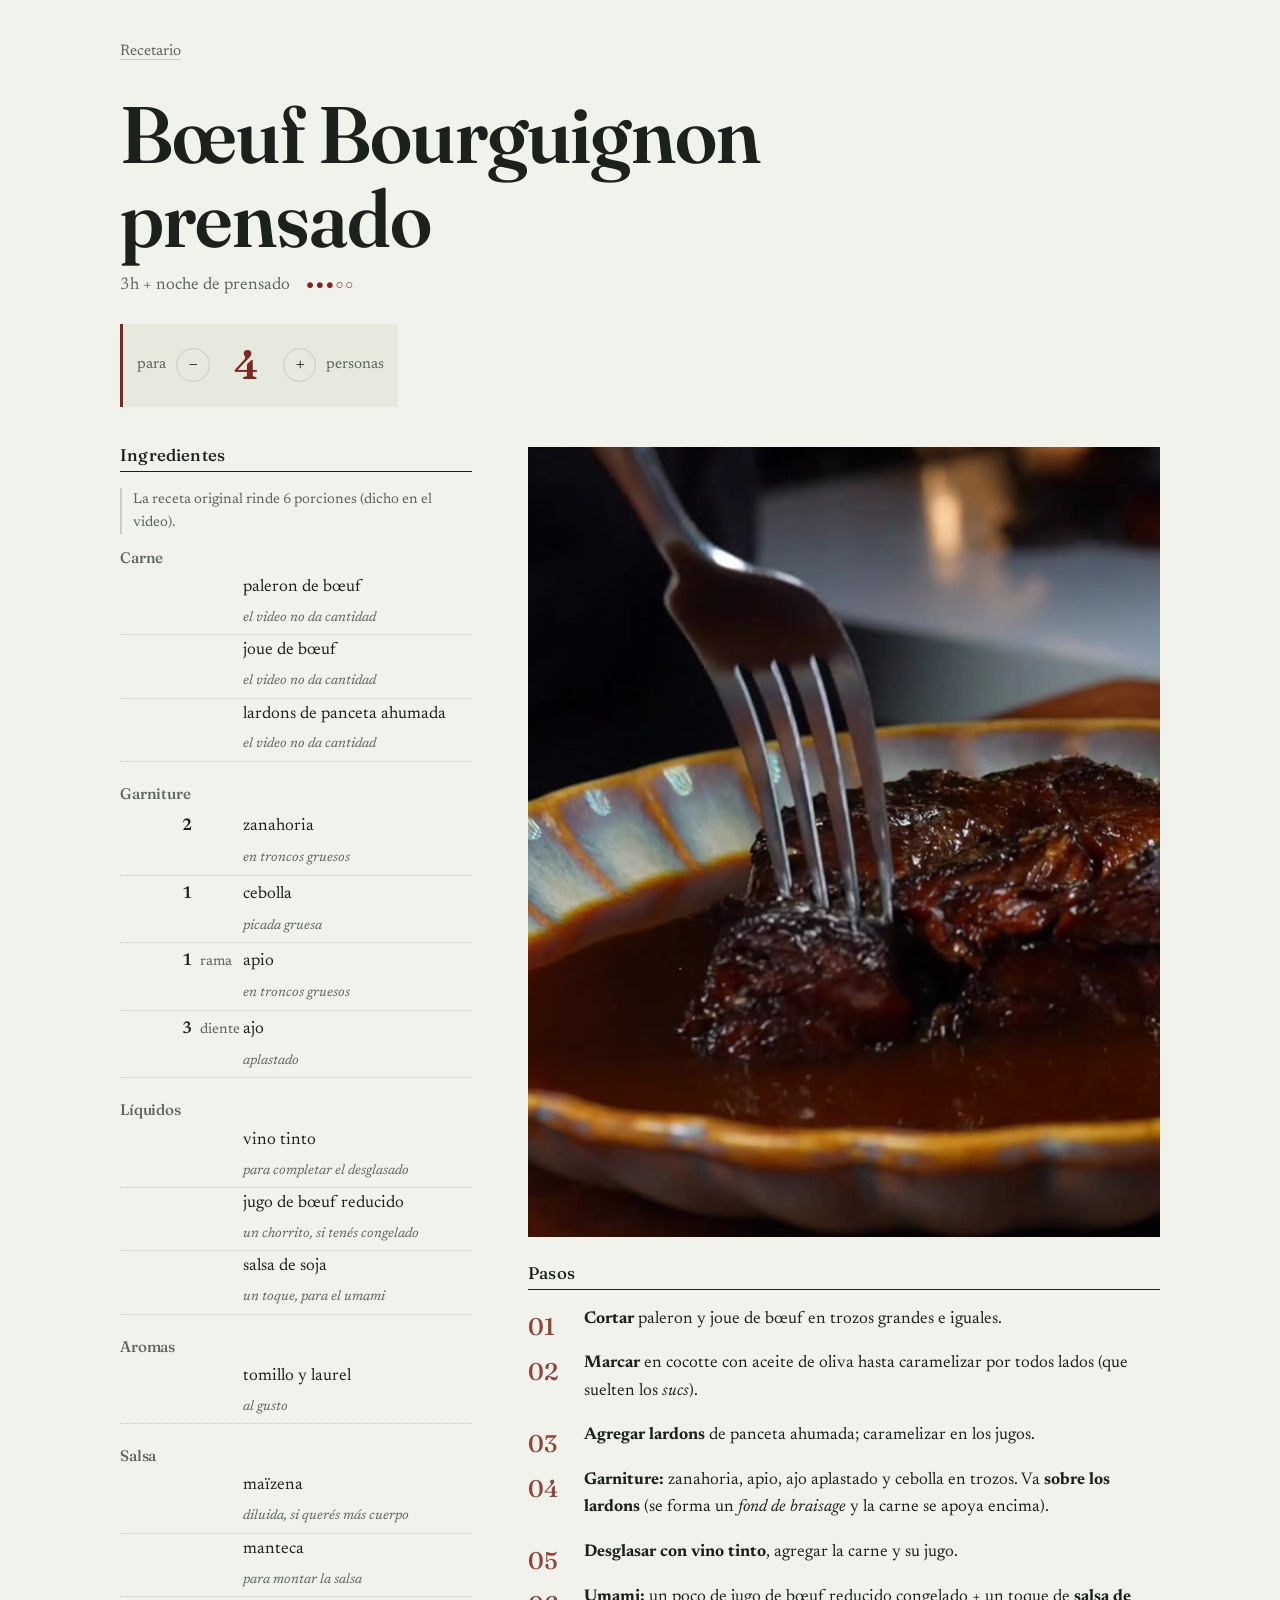
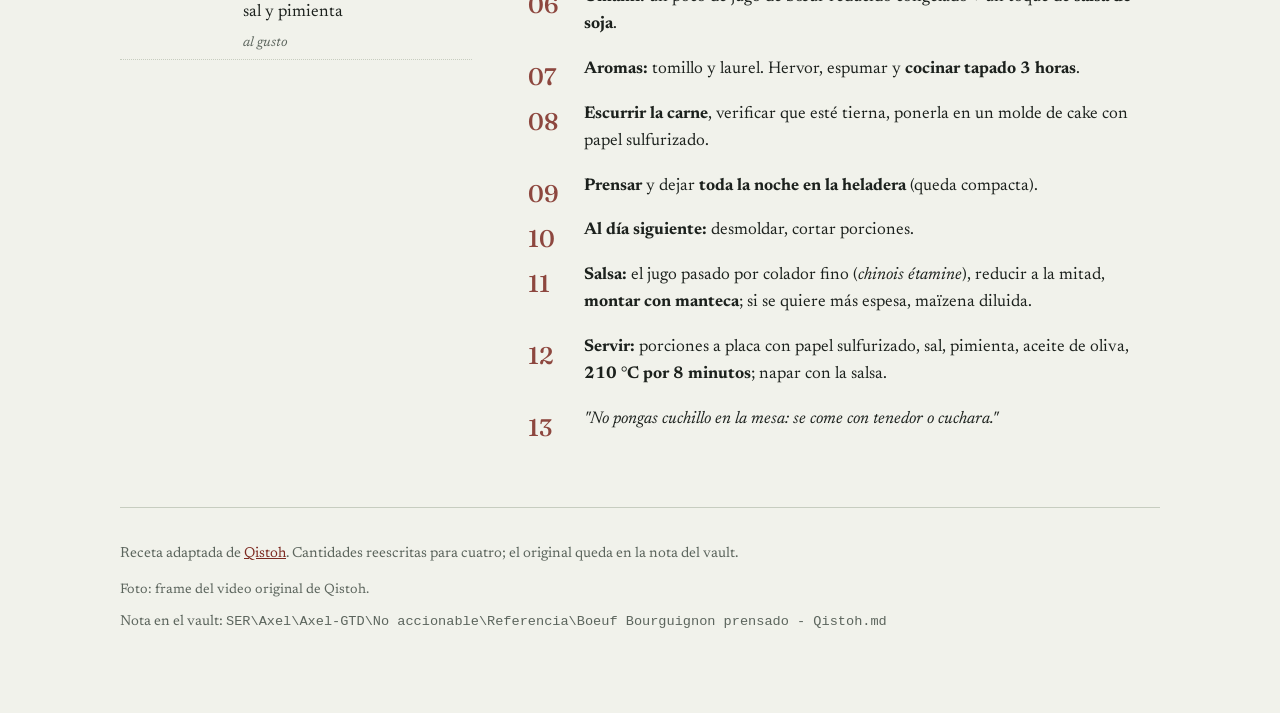
<file: r/buf-bourguignon-prensado/index.html>
<!doctype html>
<html lang="es">
<head>
<meta charset="utf-8">
<meta name="viewport" content="width=device-width,initial-scale=1">
<title>Bœuf Bourguignon prensado</title>
<link rel="preconnect" href="https://fonts.googleapis.com"><link rel="preconnect" href="https://fonts.gstatic.com" crossorigin><link href="https://fonts.googleapis.com/css2?family=Fraunces:opsz,wght@9..144,300..800&family=Newsreader:ital,opsz,wght@0,6..72,300..700;1,6..72,300..500&display=swap" rel="stylesheet">
<link rel="stylesheet" href="../../assets/recetario.css">
</head>
<body class="ficha">
<div class="hoja">
  <nav class="volver"><a href="../../">Recetario</a></nav>
  <header class="cabeza">
    <h1>Bœuf Bourguignon prensado</h1>
    <p class="meta"><span>3h + noche de prensado</span><span class="puntos" aria-label="dificultad media">●●●○○</span></p>
  </header>
  <div class="porciones" role="group" aria-label="porciones">
    <span class="rotulo">para</span>
    <button type="button" id="menos" aria-label="una porción menos">&minus;</button>
    <output id="n">4</output>
    <button type="button" id="mas" aria-label="una porción más">+</button>
    <span class="rotulo">personas</span>
  </div>
  <div class="cuerpo">
    <aside class="rail">
      <h2>Ingredientes</h2>
      
      <p class="rinde">La receta original rinde 6 porciones (dicho en el video).</p>
      <div class="grupo"><h3>Carne</h3><ul class="lista-ing"><li><span class="cant" data-cant=""></span><span class="unid"></span><span class="item">paleron de bœuf</span><span class='nota'>el video no da cantidad</span></li><li><span class="cant" data-cant=""></span><span class="unid"></span><span class="item">joue de bœuf</span><span class='nota'>el video no da cantidad</span></li><li><span class="cant" data-cant=""></span><span class="unid"></span><span class="item">lardons de panceta ahumada</span><span class='nota'>el video no da cantidad</span></li></ul></div><div class="grupo"><h3>Garniture</h3><ul class="lista-ing"><li><span class="cant" data-cant="2">2</span><span class="unid"></span><span class="item">zanahoria</span><span class='nota'>en troncos gruesos</span></li><li><span class="cant" data-cant="1">1</span><span class="unid"></span><span class="item">cebolla</span><span class='nota'>picada gruesa</span></li><li><span class="cant" data-cant="1">1</span><span class="unid">rama</span><span class="item">apio</span><span class='nota'>en troncos gruesos</span></li><li><span class="cant" data-cant="3">3</span><span class="unid">diente</span><span class="item">ajo</span><span class='nota'>aplastado</span></li></ul></div><div class="grupo"><h3>Líquidos</h3><ul class="lista-ing"><li><span class="cant" data-cant=""></span><span class="unid"></span><span class="item">vino tinto</span><span class='nota'>para completar el desglasado</span></li><li><span class="cant" data-cant=""></span><span class="unid"></span><span class="item">jugo de bœuf reducido</span><span class='nota'>un chorrito, si tenés congelado</span></li><li><span class="cant" data-cant=""></span><span class="unid"></span><span class="item">salsa de soja</span><span class='nota'>un toque, para el umami</span></li></ul></div><div class="grupo"><h3>Aromas</h3><ul class="lista-ing"><li><span class="cant" data-cant=""></span><span class="unid"></span><span class="item">tomillo y laurel</span><span class='nota'>al gusto</span></li></ul></div><div class="grupo"><h3>Salsa</h3><ul class="lista-ing"><li><span class="cant" data-cant=""></span><span class="unid"></span><span class="item">maïzena</span><span class='nota'>diluida, si querés más cuerpo</span></li><li><span class="cant" data-cant=""></span><span class="unid"></span><span class="item">manteca</span><span class='nota'>para montar la salsa</span></li><li><span class="cant" data-cant=""></span><span class="unid"></span><span class="item">sal y pimienta</span><span class='nota'>al gusto</span></li></ul></div>
    </aside>
    <section class="receta">
      <figure class="foto"><img src="../../img/buf-bourguignon-prensado.jpg" alt="Bœuf Bourguignon prensado" loading="lazy" decoding="async"></figure>
      <h2>Pasos</h2>
      <ol class="pasos"><li><b>Cortar</b> paleron y joue de bœuf en trozos grandes e iguales.</li><li><b>Marcar</b> en cocotte con aceite de oliva hasta caramelizar por todos lados (que suelten los <i>sucs</i>).</li><li><b>Agregar lardons</b> de panceta ahumada; caramelizar en los jugos.</li><li><b>Garniture:</b> zanahoria, apio, ajo aplastado y cebolla en trozos. Va <b>sobre los lardons</b> (se forma un <i>fond de braisage</i> y la carne se apoya encima).</li><li><b>Desglasar con vino tinto</b>, agregar la carne y su jugo.</li><li><b>Umami:</b> un poco de jugo de bœuf reducido congelado + un toque de <b>salsa de soja</b>.</li><li><b>Aromas:</b> tomillo y laurel. Hervor, espumar y <b>cocinar tapado 3 horas</b>.</li><li><b>Escurrir la carne</b>, verificar que esté tierna, ponerla en un molde de cake con papel sulfurizado.</li><li><b>Prensar</b> y dejar <b>toda la noche en la heladera</b> (queda compacta).</li><li><b>Al día siguiente:</b> desmoldar, cortar porciones.</li><li><b>Salsa:</b> el jugo pasado por colador fino (<i>chinois étamine</i>), reducir a la mitad, <b>montar con manteca</b>; si se quiere más espesa, maïzena diluida.</li><li><b>Servir:</b> porciones a placa con papel sulfurizado, sal, pimienta, aceite de oliva, <b>210 °C por 8 minutos</b>; napar con la salsa.</li><li><i>"No pongas cuchillo en la mesa: se come con tenedor o cuchara."</i></li></ol>
    </section>
  </div>
  <footer class="pie">
    <p class="credito">Receta adaptada de <a href="https://www.facebook.com/share/v/1Ffc3xiJeS/" rel="noopener">Qistoh</a>. Cantidades reescritas para cuatro; el original queda en la nota del vault.</p>
    <p class="credito-foto">Foto: frame del video original de Qistoh.</p>
    <p class="vault">Nota en el vault: <code>SER\Axel\Axel-GTD\No accionable\Referencia\Boeuf Bourguignon prensado - Qistoh.md</code></p>
  </footer>
</div>
<script id="datos" type="application/json">{"base": 4, "ingredientes": [{"grupo": "Carne", "cantidad": null, "unidad": "", "item": "paleron de bœuf", "nota": "el video no da cantidad"}, {"grupo": "Carne", "cantidad": null, "unidad": "", "item": "joue de bœuf", "nota": "el video no da cantidad"}, {"grupo": "Carne", "cantidad": null, "unidad": "", "item": "lardons de panceta ahumada", "nota": "el video no da cantidad"}, {"grupo": "Garniture", "cantidad": 2.0, "unidad": "u", "item": "zanahoria", "nota": "en troncos gruesos"}, {"grupo": "Garniture", "cantidad": 1.0, "unidad": "u", "item": "cebolla", "nota": "picada gruesa"}, {"grupo": "Garniture", "cantidad": 1.0, "unidad": "rama", "item": "apio", "nota": "en troncos gruesos"}, {"grupo": "Garniture", "cantidad": 3.0, "unidad": "diente", "item": "ajo", "nota": "aplastado"}, {"grupo": "Líquidos", "cantidad": null, "unidad": "", "item": "vino tinto", "nota": "para completar el desglasado"}, {"grupo": "Líquidos", "cantidad": null, "unidad": "", "item": "jugo de bœuf reducido", "nota": "un chorrito, si tenés congelado"}, {"grupo": "Líquidos", "cantidad": null, "unidad": "", "item": "salsa de soja", "nota": "un toque, para el umami"}, {"grupo": "Aromas", "cantidad": null, "unidad": "", "item": "tomillo y laurel", "nota": "al gusto"}, {"grupo": "Salsa", "cantidad": null, "unidad": "", "item": "maïzena", "nota": "diluida, si querés más cuerpo"}, {"grupo": "Salsa", "cantidad": null, "unidad": "", "item": "manteca", "nota": "para montar la salsa"}, {"grupo": "Salsa", "cantidad": null, "unidad": "", "item": "sal y pimienta", "nota": "al gusto"}]}</script>
<script src="../../assets/recetario.js"></script>
</body>
</html>
</file>
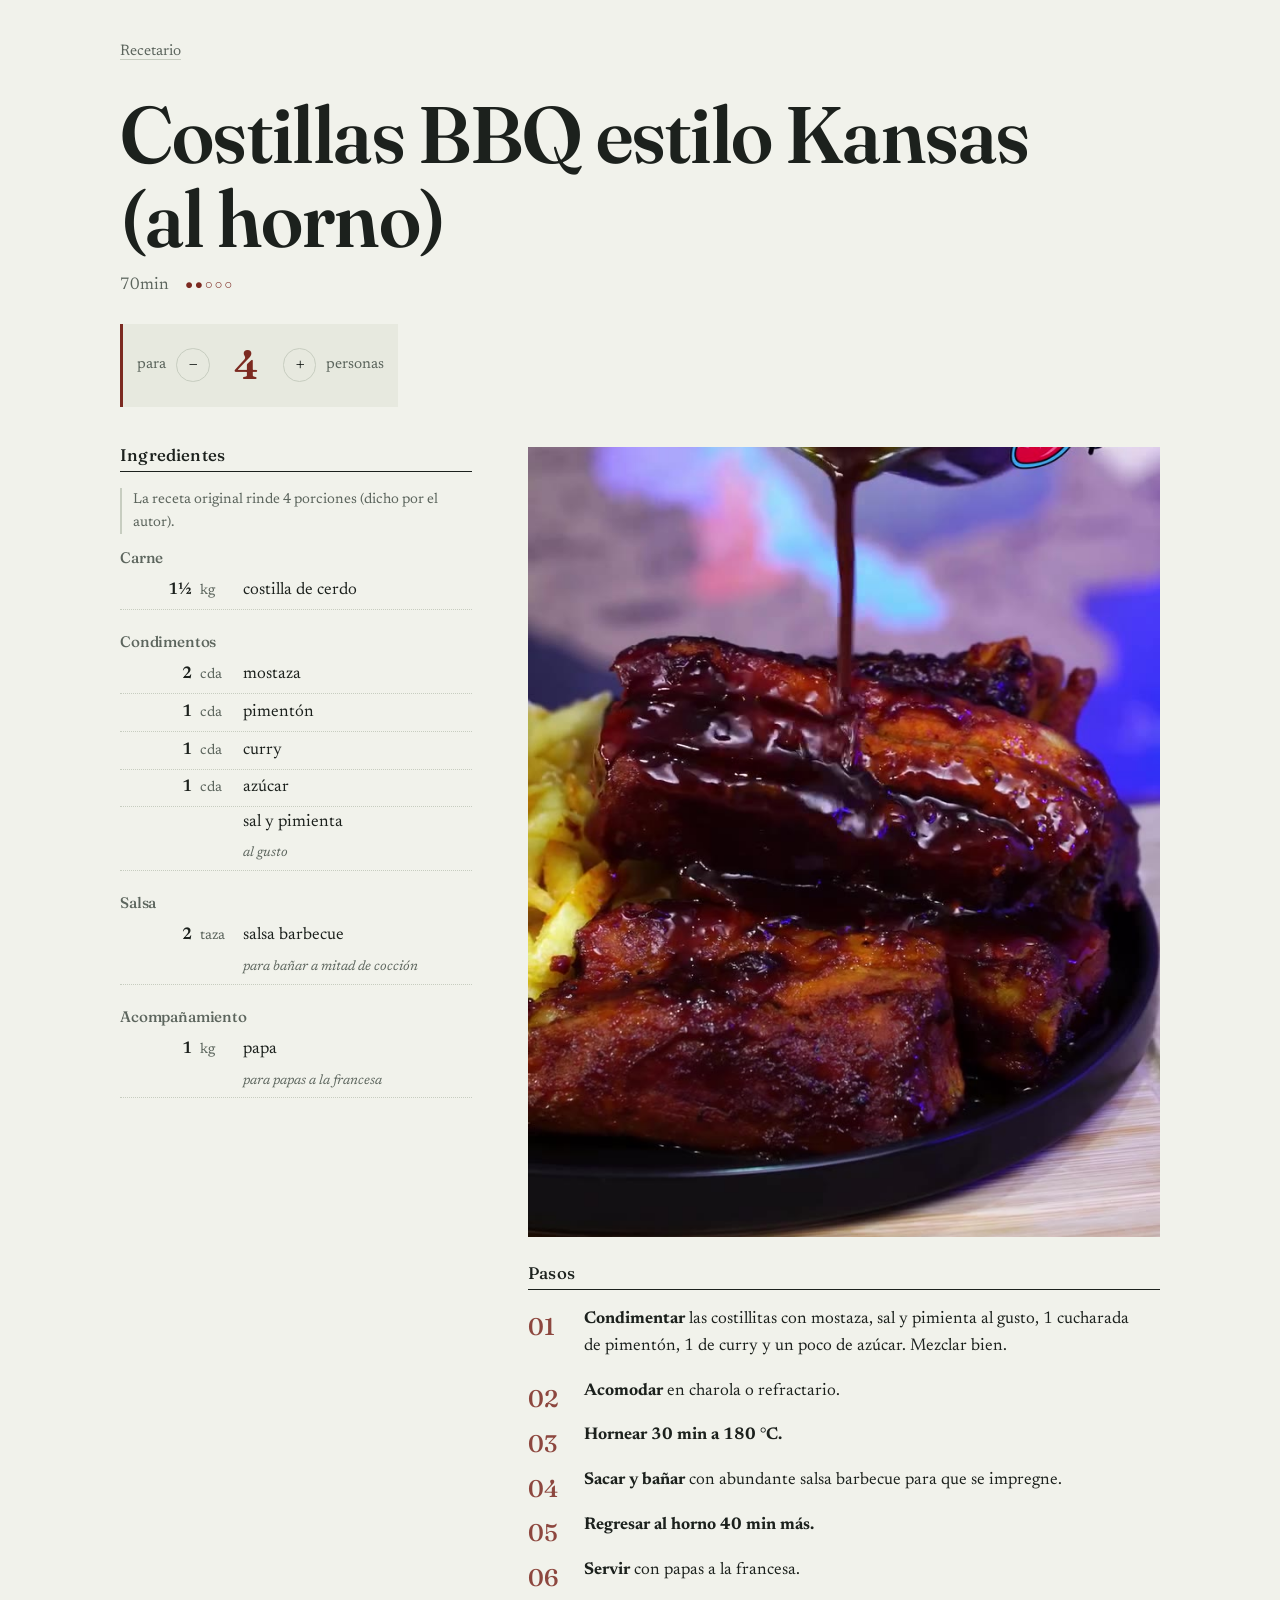
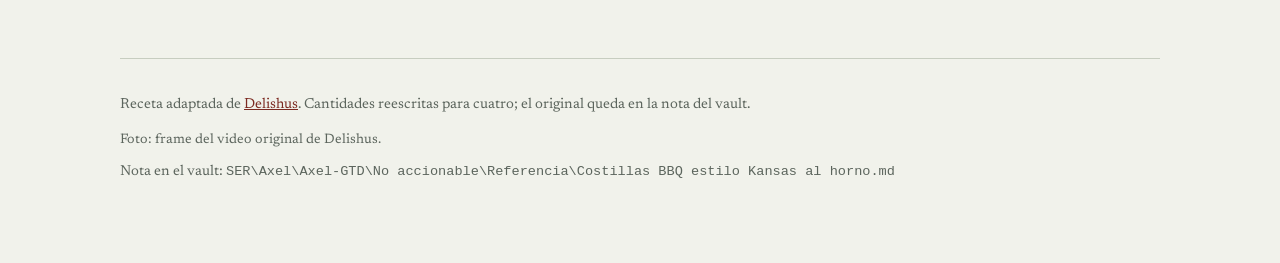
<file: r/costillas-bbq-estilo-kansas-al-horno/index.html>
<!doctype html>
<html lang="es">
<head>
<meta charset="utf-8">
<meta name="viewport" content="width=device-width,initial-scale=1">
<title>Costillas BBQ estilo Kansas (al horno)</title>
<link rel="preconnect" href="https://fonts.googleapis.com"><link rel="preconnect" href="https://fonts.gstatic.com" crossorigin><link href="https://fonts.googleapis.com/css2?family=Fraunces:opsz,wght@9..144,300..800&family=Newsreader:ital,opsz,wght@0,6..72,300..700;1,6..72,300..500&display=swap" rel="stylesheet">
<link rel="stylesheet" href="../../assets/recetario.css">
</head>
<body class="ficha">
<div class="hoja">
  <nav class="volver"><a href="../../">Recetario</a></nav>
  <header class="cabeza">
    <h1>Costillas BBQ estilo Kansas (al horno)</h1>
    <p class="meta"><span>70min</span><span class="puntos" aria-label="dificultad facil">●●○○○</span></p>
  </header>
  <div class="porciones" role="group" aria-label="porciones">
    <span class="rotulo">para</span>
    <button type="button" id="menos" aria-label="una porción menos">&minus;</button>
    <output id="n">4</output>
    <button type="button" id="mas" aria-label="una porción más">+</button>
    <span class="rotulo">personas</span>
  </div>
  <div class="cuerpo">
    <aside class="rail">
      <h2>Ingredientes</h2>
      
      <p class="rinde">La receta original rinde 4 porciones (dicho por el autor).</p>
      <div class="grupo"><h3>Carne</h3><ul class="lista-ing"><li><span class="cant" data-cant="1½">1½</span><span class="unid">kg</span><span class="item">costilla de cerdo</span></li></ul></div><div class="grupo"><h3>Condimentos</h3><ul class="lista-ing"><li><span class="cant" data-cant="2">2</span><span class="unid">cda</span><span class="item">mostaza</span></li><li><span class="cant" data-cant="1">1</span><span class="unid">cda</span><span class="item">pimentón</span></li><li><span class="cant" data-cant="1">1</span><span class="unid">cda</span><span class="item">curry</span></li><li><span class="cant" data-cant="1">1</span><span class="unid">cda</span><span class="item">azúcar</span></li><li><span class="cant" data-cant=""></span><span class="unid"></span><span class="item">sal y pimienta</span><span class='nota'>al gusto</span></li></ul></div><div class="grupo"><h3>Salsa</h3><ul class="lista-ing"><li><span class="cant" data-cant="2">2</span><span class="unid">taza</span><span class="item">salsa barbecue</span><span class='nota'>para bañar a mitad de cocción</span></li></ul></div><div class="grupo"><h3>Acompañamiento</h3><ul class="lista-ing"><li><span class="cant" data-cant="1">1</span><span class="unid">kg</span><span class="item">papa</span><span class='nota'>para papas a la francesa</span></li></ul></div>
    </aside>
    <section class="receta">
      <figure class="foto"><img src="../../img/costillas-bbq-estilo-kansas-al-horno.jpg" alt="Costillas BBQ estilo Kansas (al horno)" loading="lazy" decoding="async"></figure>
      <h2>Pasos</h2>
      <ol class="pasos"><li><b>Condimentar</b> las costillitas con mostaza, sal y pimienta al gusto, 1 cucharada de pimentón, 1 de curry y un poco de azúcar. Mezclar bien.</li><li><b>Acomodar</b> en charola o refractario.</li><li><b>Hornear 30 min a 180 °C.</b></li><li><b>Sacar y bañar</b> con abundante salsa barbecue para que se impregne.</li><li><b>Regresar al horno 40 min más.</b></li><li><b>Servir</b> con papas a la francesa.</li></ol>
    </section>
  </div>
  <footer class="pie">
    <p class="credito">Receta adaptada de <a href="https://www.facebook.com/share/v/1Bv4BRakWV/" rel="noopener">Delishus</a>. Cantidades reescritas para cuatro; el original queda en la nota del vault.</p>
    <p class="credito-foto">Foto: frame del video original de Delishus.</p>
    <p class="vault">Nota en el vault: <code>SER\Axel\Axel-GTD\No accionable\Referencia\Costillas BBQ estilo Kansas al horno.md</code></p>
  </footer>
</div>
<script id="datos" type="application/json">{"base": 4, "ingredientes": [{"grupo": "Carne", "cantidad": 1.5, "unidad": "kg", "item": "costilla de cerdo", "nota": ""}, {"grupo": "Condimentos", "cantidad": 2.0, "unidad": "cda", "item": "mostaza", "nota": ""}, {"grupo": "Condimentos", "cantidad": 1.0, "unidad": "cda", "item": "pimentón", "nota": ""}, {"grupo": "Condimentos", "cantidad": 1.0, "unidad": "cda", "item": "curry", "nota": ""}, {"grupo": "Condimentos", "cantidad": 1.0, "unidad": "cda", "item": "azúcar", "nota": ""}, {"grupo": "Condimentos", "cantidad": null, "unidad": "", "item": "sal y pimienta", "nota": "al gusto"}, {"grupo": "Salsa", "cantidad": 2.0, "unidad": "taza", "item": "salsa barbecue", "nota": "para bañar a mitad de cocción"}, {"grupo": "Acompañamiento", "cantidad": 1.0, "unidad": "kg", "item": "papa", "nota": "para papas a la francesa"}]}</script>
<script src="../../assets/recetario.js"></script>
</body>
</html>
</file>
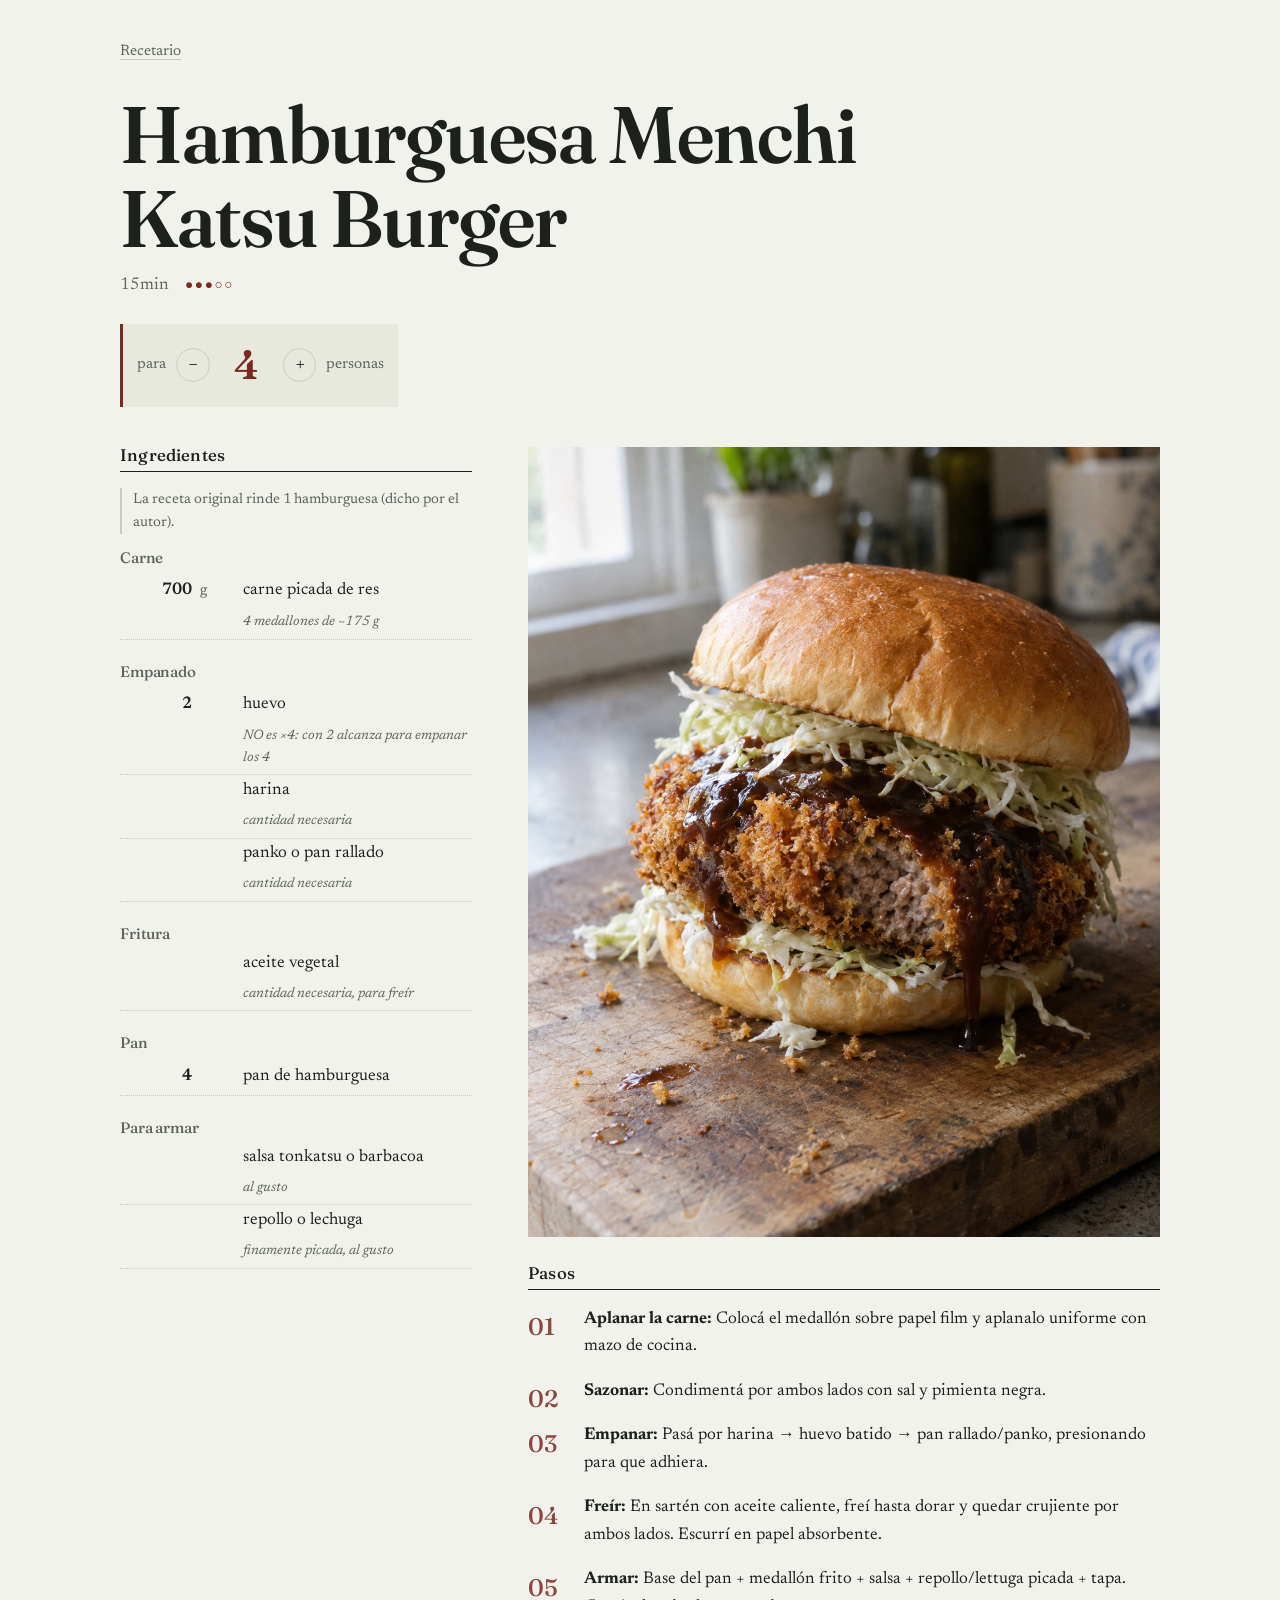
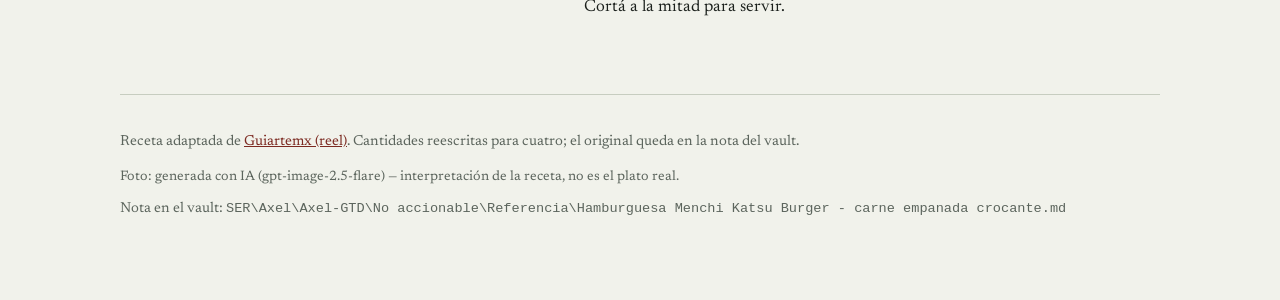
<file: r/hamburguesa-menchi-katsu-burger/index.html>
<!doctype html>
<html lang="es">
<head>
<meta charset="utf-8">
<meta name="viewport" content="width=device-width,initial-scale=1">
<title>Hamburguesa Menchi Katsu Burger</title>
<link rel="preconnect" href="https://fonts.googleapis.com"><link rel="preconnect" href="https://fonts.gstatic.com" crossorigin><link href="https://fonts.googleapis.com/css2?family=Fraunces:opsz,wght@9..144,300..800&family=Newsreader:ital,opsz,wght@0,6..72,300..700;1,6..72,300..500&display=swap" rel="stylesheet">
<link rel="stylesheet" href="../../assets/recetario.css">
</head>
<body class="ficha">
<div class="hoja">
  <nav class="volver"><a href="../../">Recetario</a></nav>
  <header class="cabeza">
    <h1>Hamburguesa Menchi Katsu Burger</h1>
    <p class="meta"><span>15min</span><span class="puntos" aria-label="dificultad media">●●●○○</span></p>
  </header>
  <div class="porciones" role="group" aria-label="porciones">
    <span class="rotulo">para</span>
    <button type="button" id="menos" aria-label="una porción menos">&minus;</button>
    <output id="n">4</output>
    <button type="button" id="mas" aria-label="una porción más">+</button>
    <span class="rotulo">personas</span>
  </div>
  <div class="cuerpo">
    <aside class="rail">
      <h2>Ingredientes</h2>
      
      <p class="rinde">La receta original rinde 1 hamburguesa (dicho por el autor).</p>
      <div class="grupo"><h3>Carne</h3><ul class="lista-ing"><li><span class="cant" data-cant="700">700</span><span class="unid">g</span><span class="item">carne picada de res</span><span class='nota'>4 medallones de ~175 g</span></li></ul></div><div class="grupo"><h3>Empanado</h3><ul class="lista-ing"><li><span class="cant" data-cant="2">2</span><span class="unid"></span><span class="item">huevo</span><span class='nota'>NO es ×4: con 2 alcanza para empanar los 4</span></li><li><span class="cant" data-cant=""></span><span class="unid"></span><span class="item">harina</span><span class='nota'>cantidad necesaria</span></li><li><span class="cant" data-cant=""></span><span class="unid"></span><span class="item">panko o pan rallado</span><span class='nota'>cantidad necesaria</span></li></ul></div><div class="grupo"><h3>Fritura</h3><ul class="lista-ing"><li><span class="cant" data-cant=""></span><span class="unid"></span><span class="item">aceite vegetal</span><span class='nota'>cantidad necesaria, para freír</span></li></ul></div><div class="grupo"><h3>Pan</h3><ul class="lista-ing"><li><span class="cant" data-cant="4">4</span><span class="unid"></span><span class="item">pan de hamburguesa</span></li></ul></div><div class="grupo"><h3>Para armar</h3><ul class="lista-ing"><li><span class="cant" data-cant=""></span><span class="unid"></span><span class="item">salsa tonkatsu o barbacoa</span><span class='nota'>al gusto</span></li><li><span class="cant" data-cant=""></span><span class="unid"></span><span class="item">repollo o lechuga</span><span class='nota'>finamente picada, al gusto</span></li></ul></div>
    </aside>
    <section class="receta">
      <figure class="foto"><img src="../../img/hamburguesa-menchi-katsu-burger.jpg" alt="Hamburguesa Menchi Katsu Burger" loading="lazy" decoding="async"></figure>
      <h2>Pasos</h2>
      <ol class="pasos"><li><b>Aplanar la carne:</b> Colocá el medallón sobre papel film y aplanalo uniforme con mazo de cocina.</li><li><b>Sazonar:</b> Condimentá por ambos lados con sal y pimienta negra.</li><li><b>Empanar:</b> Pasá por harina → huevo batido → pan rallado/panko, presionando para que adhiera.</li><li><b>Freír:</b> En sartén con aceite caliente, freí hasta dorar y quedar crujiente por ambos lados. Escurrí en papel absorbente.</li><li><b>Armar:</b> Base del pan + medallón frito + salsa + repollo/lettuga picada + tapa. Cortá a la mitad para servir.</li></ol>
    </section>
  </div>
  <footer class="pie">
    <p class="credito">Receta adaptada de <a href="https://www.facebook.com/share/r/1BqpZgVqFt/" rel="noopener">Guiartemx (reel)</a>. Cantidades reescritas para cuatro; el original queda en la nota del vault.</p>
    <p class="credito-foto">Foto: generada con IA (gpt-image-2.5-flare) — interpretación de la receta, no es el plato real.</p>
    <p class="vault">Nota en el vault: <code>SER\Axel\Axel-GTD\No accionable\Referencia\Hamburguesa Menchi Katsu Burger - carne empanada crocante.md</code></p>
  </footer>
</div>
<script id="datos" type="application/json">{"base": 4, "ingredientes": [{"grupo": "Carne", "cantidad": 700.0, "unidad": "g", "item": "carne picada de res", "nota": "4 medallones de ~175 g"}, {"grupo": "Empanado", "cantidad": 2.0, "unidad": "u", "item": "huevo", "nota": "NO es ×4: con 2 alcanza para empanar los 4"}, {"grupo": "Empanado", "cantidad": null, "unidad": "", "item": "harina", "nota": "cantidad necesaria"}, {"grupo": "Empanado", "cantidad": null, "unidad": "", "item": "panko o pan rallado", "nota": "cantidad necesaria"}, {"grupo": "Fritura", "cantidad": null, "unidad": "", "item": "aceite vegetal", "nota": "cantidad necesaria, para freír"}, {"grupo": "Pan", "cantidad": 4.0, "unidad": "u", "item": "pan de hamburguesa", "nota": ""}, {"grupo": "Para armar", "cantidad": null, "unidad": "", "item": "salsa tonkatsu o barbacoa", "nota": "al gusto"}, {"grupo": "Para armar", "cantidad": null, "unidad": "", "item": "repollo o lechuga", "nota": "finamente picada, al gusto"}]}</script>
<script src="../../assets/recetario.js"></script>
</body>
</html>
</file>
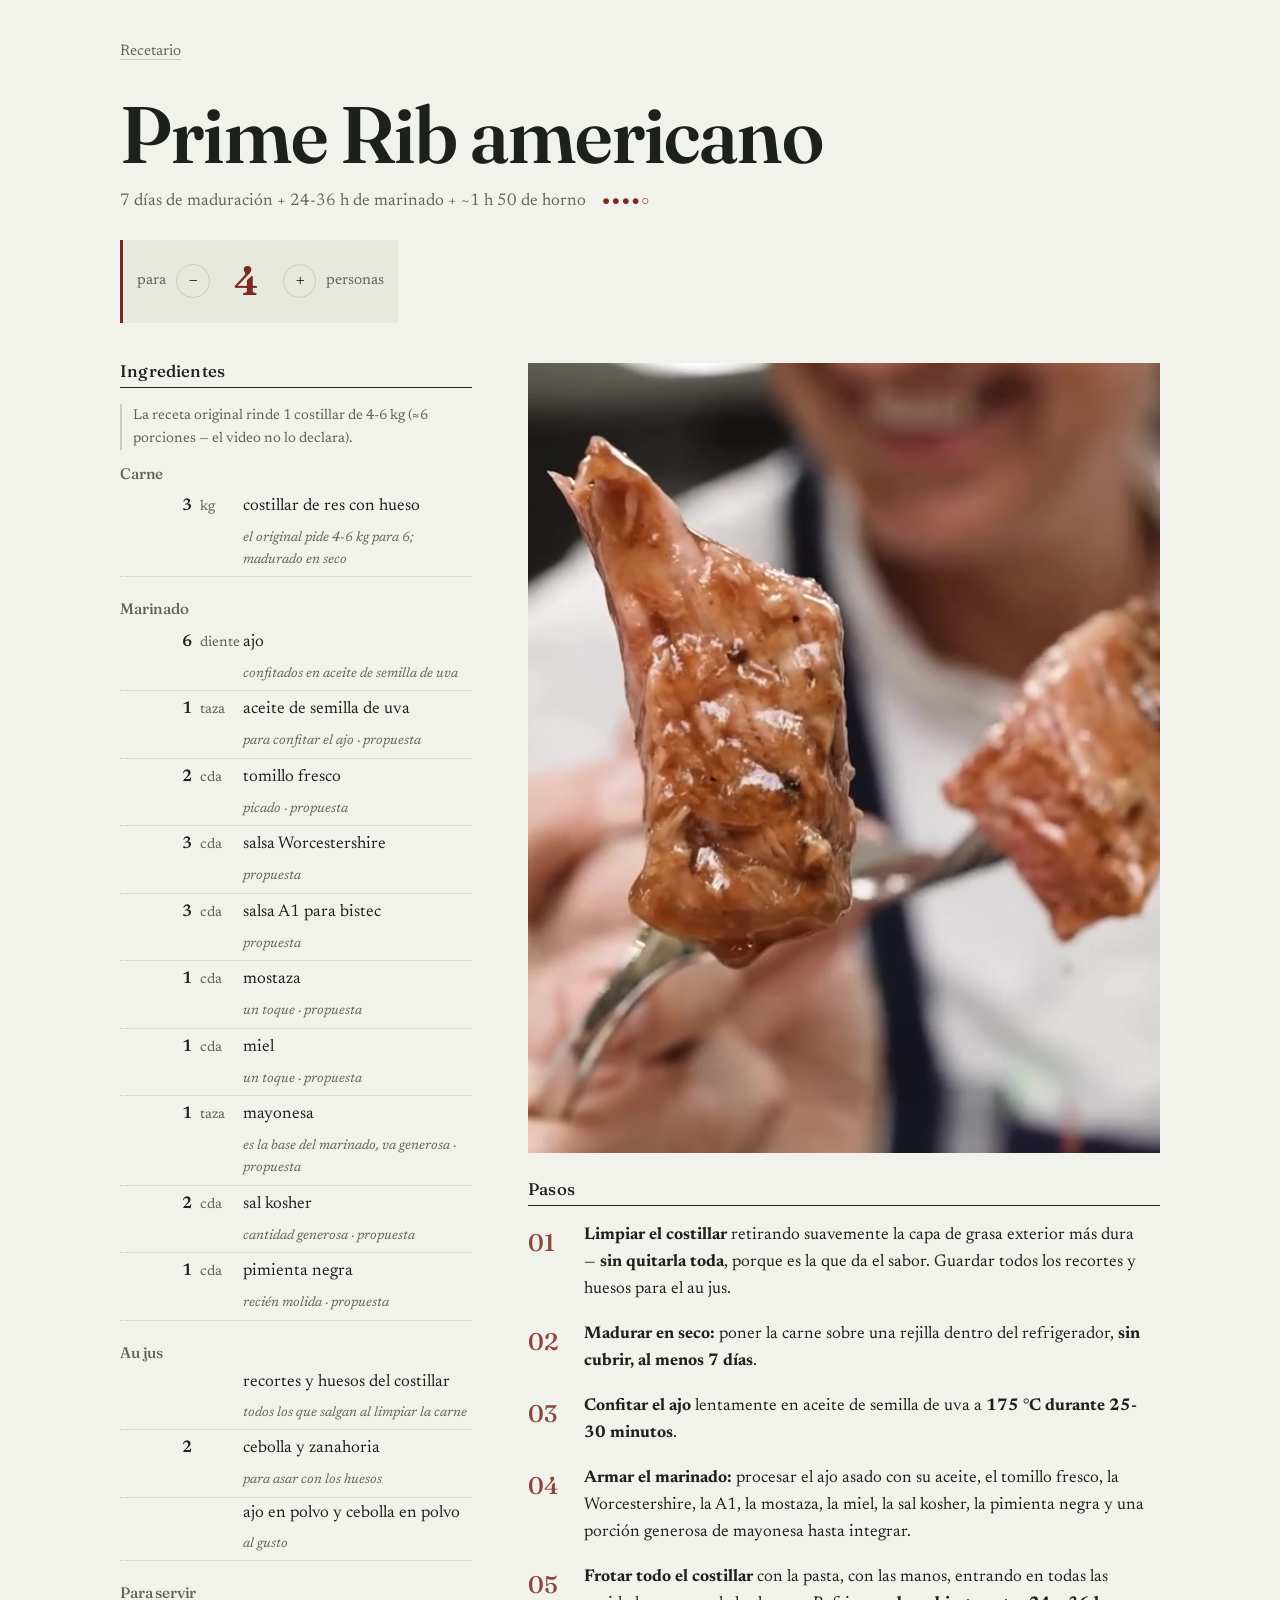
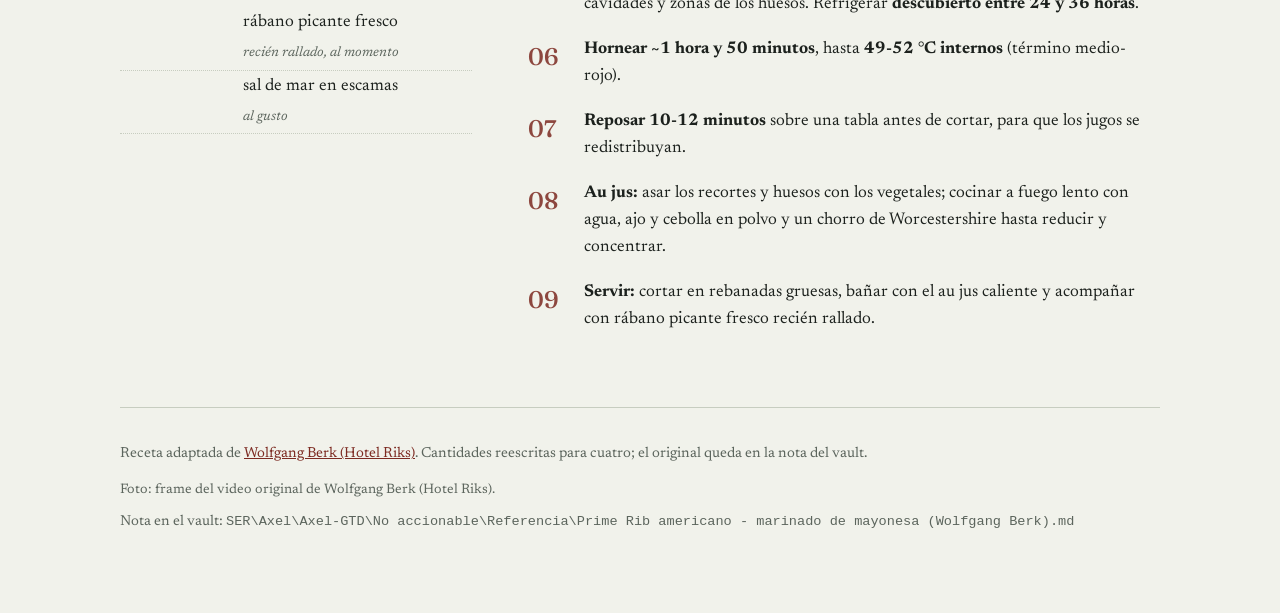
<file: r/prime-rib-americano/index.html>
<!doctype html>
<html lang="es">
<head>
<meta charset="utf-8">
<meta name="viewport" content="width=device-width,initial-scale=1">
<title>Prime Rib americano</title>
<link rel="preconnect" href="https://fonts.googleapis.com"><link rel="preconnect" href="https://fonts.gstatic.com" crossorigin><link href="https://fonts.googleapis.com/css2?family=Fraunces:opsz,wght@9..144,300..800&family=Newsreader:ital,opsz,wght@0,6..72,300..700;1,6..72,300..500&display=swap" rel="stylesheet">
<link rel="stylesheet" href="../../assets/recetario.css">
</head>
<body class="ficha">
<div class="hoja">
  <nav class="volver"><a href="../../">Recetario</a></nav>
  <header class="cabeza">
    <h1>Prime Rib americano</h1>
    <p class="meta"><span>7 días de maduración + 24-36 h de marinado + ~1 h 50 de horno</span><span class="puntos" aria-label="dificultad dificil">●●●●○</span></p>
  </header>
  <div class="porciones" role="group" aria-label="porciones">
    <span class="rotulo">para</span>
    <button type="button" id="menos" aria-label="una porción menos">&minus;</button>
    <output id="n">4</output>
    <button type="button" id="mas" aria-label="una porción más">+</button>
    <span class="rotulo">personas</span>
  </div>
  <div class="cuerpo">
    <aside class="rail">
      <h2>Ingredientes</h2>
      
      <p class="rinde">La receta original rinde 1 costillar de 4-6 kg (≈6 porciones — el video no lo declara).</p>
      <div class="grupo"><h3>Carne</h3><ul class="lista-ing"><li><span class="cant" data-cant="3">3</span><span class="unid">kg</span><span class="item">costillar de res con hueso</span><span class='nota'>el original pide 4-6 kg para 6; madurado en seco</span></li></ul></div><div class="grupo"><h3>Marinado</h3><ul class="lista-ing"><li><span class="cant" data-cant="6">6</span><span class="unid">diente</span><span class="item">ajo</span><span class='nota'>confitados en aceite de semilla de uva</span></li><li><span class="cant" data-cant="1">1</span><span class="unid">taza</span><span class="item">aceite de semilla de uva</span><span class='nota'>para confitar el ajo · propuesta</span></li><li><span class="cant" data-cant="2">2</span><span class="unid">cda</span><span class="item">tomillo fresco</span><span class='nota'>picado · propuesta</span></li><li><span class="cant" data-cant="3">3</span><span class="unid">cda</span><span class="item">salsa Worcestershire</span><span class='nota'>propuesta</span></li><li><span class="cant" data-cant="3">3</span><span class="unid">cda</span><span class="item">salsa A1 para bistec</span><span class='nota'>propuesta</span></li><li><span class="cant" data-cant="1">1</span><span class="unid">cda</span><span class="item">mostaza</span><span class='nota'>un toque · propuesta</span></li><li><span class="cant" data-cant="1">1</span><span class="unid">cda</span><span class="item">miel</span><span class='nota'>un toque · propuesta</span></li><li><span class="cant" data-cant="1">1</span><span class="unid">taza</span><span class="item">mayonesa</span><span class='nota'>es la base del marinado, va generosa · propuesta</span></li><li><span class="cant" data-cant="2">2</span><span class="unid">cda</span><span class="item">sal kosher</span><span class='nota'>cantidad generosa · propuesta</span></li><li><span class="cant" data-cant="1">1</span><span class="unid">cda</span><span class="item">pimienta negra</span><span class='nota'>recién molida · propuesta</span></li></ul></div><div class="grupo"><h3>Au jus</h3><ul class="lista-ing"><li><span class="cant" data-cant=""></span><span class="unid"></span><span class="item">recortes y huesos del costillar</span><span class='nota'>todos los que salgan al limpiar la carne</span></li><li><span class="cant" data-cant="2">2</span><span class="unid"></span><span class="item">cebolla y zanahoria</span><span class='nota'>para asar con los huesos</span></li><li><span class="cant" data-cant=""></span><span class="unid"></span><span class="item">ajo en polvo y cebolla en polvo</span><span class='nota'>al gusto</span></li></ul></div><div class="grupo"><h3>Para servir</h3><ul class="lista-ing"><li><span class="cant" data-cant=""></span><span class="unid"></span><span class="item">rábano picante fresco</span><span class='nota'>recién rallado, al momento</span></li><li><span class="cant" data-cant=""></span><span class="unid"></span><span class="item">sal de mar en escamas</span><span class='nota'>al gusto</span></li></ul></div>
    </aside>
    <section class="receta">
      <figure class="foto"><img src="../../img/prime-rib-americano.jpg" alt="Prime Rib americano" loading="lazy" decoding="async"></figure>
      <h2>Pasos</h2>
      <ol class="pasos"><li><b>Limpiar el costillar</b> retirando suavemente la capa de grasa exterior más dura — <b>sin quitarla toda</b>, porque es la que da el sabor. Guardar todos los recortes y huesos para el au jus.</li><li><b>Madurar en seco:</b> poner la carne sobre una rejilla dentro del refrigerador, <b>sin cubrir, al menos 7 días</b>.</li><li><b>Confitar el ajo</b> lentamente en aceite de semilla de uva a <b>175 °C durante 25-30 minutos</b>.</li><li><b>Armar el marinado:</b> procesar el ajo asado con su aceite, el tomillo fresco, la Worcestershire, la A1, la mostaza, la miel, la sal kosher, la pimienta negra y una porción generosa de mayonesa hasta integrar.</li><li><b>Frotar todo el costillar</b> con la pasta, con las manos, entrando en todas las cavidades y zonas de los huesos. Refrigerar <b>descubierto entre 24 y 36 horas</b>.</li><li><b>Hornear ~1 hora y 50 minutos</b>, hasta <b>49-52 °C internos</b> (término medio-rojo).</li><li><b>Reposar 10-12 minutos</b> sobre una tabla antes de cortar, para que los jugos se redistribuyan.</li><li><b>Au jus:</b> asar los recortes y huesos con los vegetales; cocinar a fuego lento con agua, ajo y cebolla en polvo y un chorro de Worcestershire hasta reducir y concentrar.</li><li><b>Servir:</b> cortar en rebanadas gruesas, bañar con el au jus caliente y acompañar con rábano picante fresco recién rallado.</li></ol>
    </section>
  </div>
  <footer class="pie">
    <p class="credito">Receta adaptada de <a href="https://web.facebook.com/reel/971011272684216" rel="noopener">Wolfgang Berk (Hotel Riks)</a>. Cantidades reescritas para cuatro; el original queda en la nota del vault.</p>
    <p class="credito-foto">Foto: frame del video original de Wolfgang Berk (Hotel Riks).</p>
    <p class="vault">Nota en el vault: <code>SER\Axel\Axel-GTD\No accionable\Referencia\Prime Rib americano - marinado de mayonesa (Wolfgang Berk).md</code></p>
  </footer>
</div>
<script id="datos" type="application/json">{"base": 4, "ingredientes": [{"grupo": "Carne", "cantidad": 3.0, "unidad": "kg", "item": "costillar de res con hueso", "nota": "el original pide 4-6 kg para 6; madurado en seco"}, {"grupo": "Marinado", "cantidad": 6.0, "unidad": "diente", "item": "ajo", "nota": "confitados en aceite de semilla de uva"}, {"grupo": "Marinado", "cantidad": 1.0, "unidad": "taza", "item": "aceite de semilla de uva", "nota": "para confitar el ajo · propuesta"}, {"grupo": "Marinado", "cantidad": 2.0, "unidad": "cda", "item": "tomillo fresco", "nota": "picado · propuesta"}, {"grupo": "Marinado", "cantidad": 3.0, "unidad": "cda", "item": "salsa Worcestershire", "nota": "propuesta"}, {"grupo": "Marinado", "cantidad": 3.0, "unidad": "cda", "item": "salsa A1 para bistec", "nota": "propuesta"}, {"grupo": "Marinado", "cantidad": 1.0, "unidad": "cda", "item": "mostaza", "nota": "un toque · propuesta"}, {"grupo": "Marinado", "cantidad": 1.0, "unidad": "cda", "item": "miel", "nota": "un toque · propuesta"}, {"grupo": "Marinado", "cantidad": 1.0, "unidad": "taza", "item": "mayonesa", "nota": "es la base del marinado, va generosa · propuesta"}, {"grupo": "Marinado", "cantidad": 2.0, "unidad": "cda", "item": "sal kosher", "nota": "cantidad generosa · propuesta"}, {"grupo": "Marinado", "cantidad": 1.0, "unidad": "cda", "item": "pimienta negra", "nota": "recién molida · propuesta"}, {"grupo": "Au jus", "cantidad": null, "unidad": "", "item": "recortes y huesos del costillar", "nota": "todos los que salgan al limpiar la carne"}, {"grupo": "Au jus", "cantidad": 2.0, "unidad": "u", "item": "cebolla y zanahoria", "nota": "para asar con los huesos"}, {"grupo": "Au jus", "cantidad": null, "unidad": "", "item": "ajo en polvo y cebolla en polvo", "nota": "al gusto"}, {"grupo": "Para servir", "cantidad": null, "unidad": "", "item": "rábano picante fresco", "nota": "recién rallado, al momento"}, {"grupo": "Para servir", "cantidad": null, "unidad": "", "item": "sal de mar en escamas", "nota": "al gusto"}]}</script>
<script src="../../assets/recetario.js"></script>
</body>
</html>
</file>
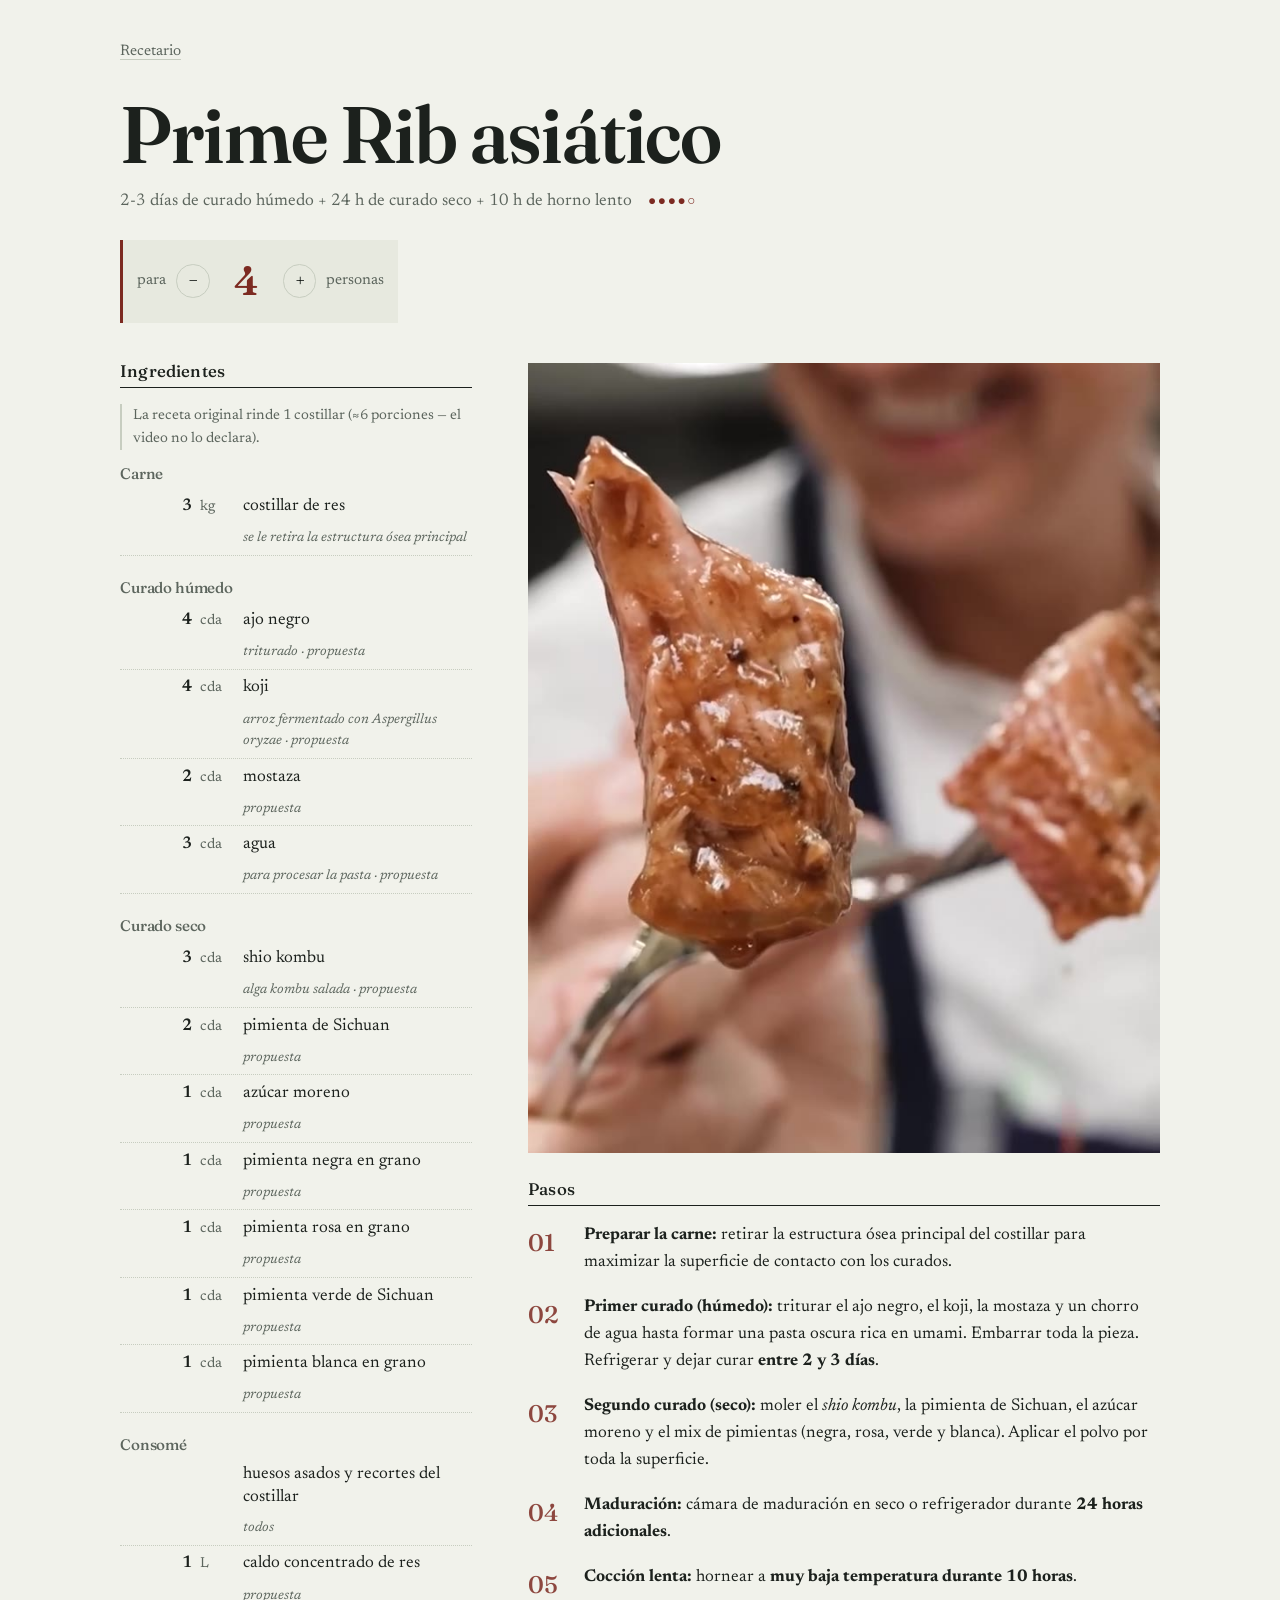
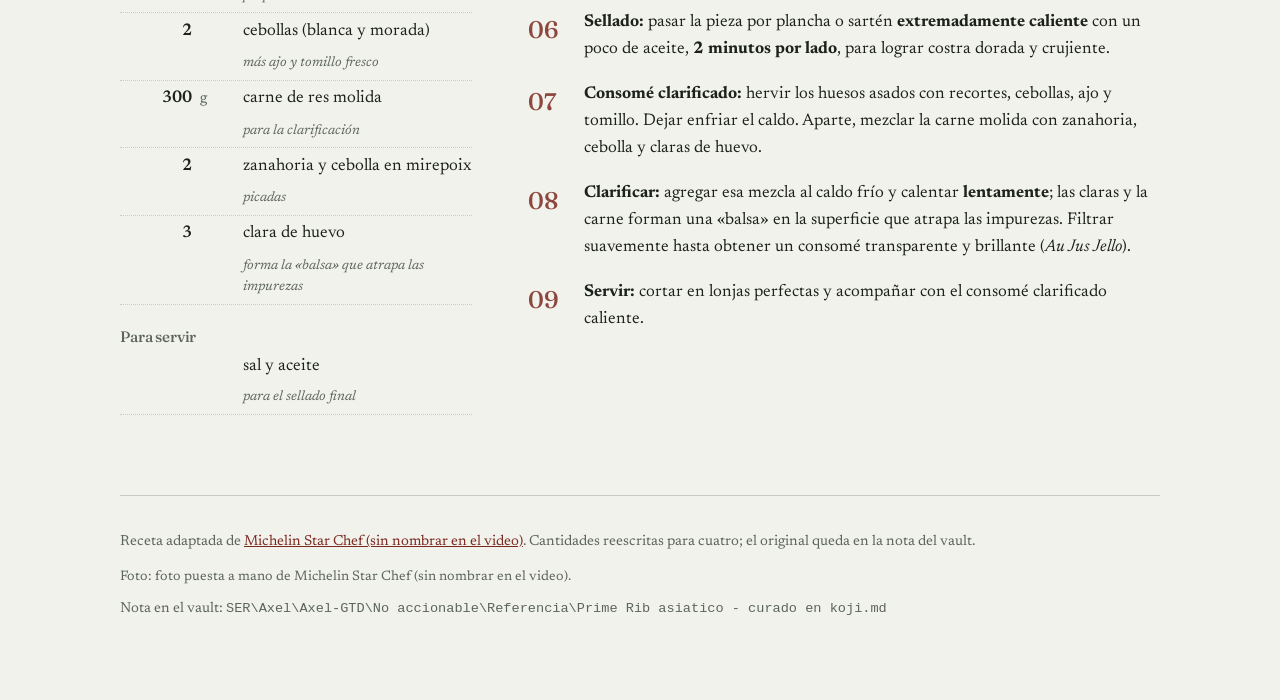
<file: r/prime-rib-asiatico/index.html>
<!doctype html>
<html lang="es">
<head>
<meta charset="utf-8">
<meta name="viewport" content="width=device-width,initial-scale=1">
<title>Prime Rib asiático</title>
<link rel="preconnect" href="https://fonts.googleapis.com"><link rel="preconnect" href="https://fonts.gstatic.com" crossorigin><link href="https://fonts.googleapis.com/css2?family=Fraunces:opsz,wght@9..144,300..800&family=Newsreader:ital,opsz,wght@0,6..72,300..700;1,6..72,300..500&display=swap" rel="stylesheet">
<link rel="stylesheet" href="../../assets/recetario.css">
</head>
<body class="ficha">
<div class="hoja">
  <nav class="volver"><a href="../../">Recetario</a></nav>
  <header class="cabeza">
    <h1>Prime Rib asiático</h1>
    <p class="meta"><span>2-3 días de curado húmedo + 24 h de curado seco + 10 h de horno lento</span><span class="puntos" aria-label="dificultad dificil">●●●●○</span></p>
  </header>
  <div class="porciones" role="group" aria-label="porciones">
    <span class="rotulo">para</span>
    <button type="button" id="menos" aria-label="una porción menos">&minus;</button>
    <output id="n">4</output>
    <button type="button" id="mas" aria-label="una porción más">+</button>
    <span class="rotulo">personas</span>
  </div>
  <div class="cuerpo">
    <aside class="rail">
      <h2>Ingredientes</h2>
      
      <p class="rinde">La receta original rinde 1 costillar (≈6 porciones — el video no lo declara).</p>
      <div class="grupo"><h3>Carne</h3><ul class="lista-ing"><li><span class="cant" data-cant="3">3</span><span class="unid">kg</span><span class="item">costillar de res</span><span class='nota'>se le retira la estructura ósea principal</span></li></ul></div><div class="grupo"><h3>Curado húmedo</h3><ul class="lista-ing"><li><span class="cant" data-cant="4">4</span><span class="unid">cda</span><span class="item">ajo negro</span><span class='nota'>triturado · propuesta</span></li><li><span class="cant" data-cant="4">4</span><span class="unid">cda</span><span class="item">koji</span><span class='nota'>arroz fermentado con Aspergillus oryzae · propuesta</span></li><li><span class="cant" data-cant="2">2</span><span class="unid">cda</span><span class="item">mostaza</span><span class='nota'>propuesta</span></li><li><span class="cant" data-cant="3">3</span><span class="unid">cda</span><span class="item">agua</span><span class='nota'>para procesar la pasta · propuesta</span></li></ul></div><div class="grupo"><h3>Curado seco</h3><ul class="lista-ing"><li><span class="cant" data-cant="3">3</span><span class="unid">cda</span><span class="item">shio kombu</span><span class='nota'>alga kombu salada · propuesta</span></li><li><span class="cant" data-cant="2">2</span><span class="unid">cda</span><span class="item">pimienta de Sichuan</span><span class='nota'>propuesta</span></li><li><span class="cant" data-cant="1">1</span><span class="unid">cda</span><span class="item">azúcar moreno</span><span class='nota'>propuesta</span></li><li><span class="cant" data-cant="1">1</span><span class="unid">cda</span><span class="item">pimienta negra en grano</span><span class='nota'>propuesta</span></li><li><span class="cant" data-cant="1">1</span><span class="unid">cda</span><span class="item">pimienta rosa en grano</span><span class='nota'>propuesta</span></li><li><span class="cant" data-cant="1">1</span><span class="unid">cda</span><span class="item">pimienta verde de Sichuan</span><span class='nota'>propuesta</span></li><li><span class="cant" data-cant="1">1</span><span class="unid">cda</span><span class="item">pimienta blanca en grano</span><span class='nota'>propuesta</span></li></ul></div><div class="grupo"><h3>Consomé</h3><ul class="lista-ing"><li><span class="cant" data-cant=""></span><span class="unid"></span><span class="item">huesos asados y recortes del costillar</span><span class='nota'>todos</span></li><li><span class="cant" data-cant="1">1</span><span class="unid">L</span><span class="item">caldo concentrado de res</span><span class='nota'>propuesta</span></li><li><span class="cant" data-cant="2">2</span><span class="unid"></span><span class="item">cebollas (blanca y morada)</span><span class='nota'>más ajo y tomillo fresco</span></li><li><span class="cant" data-cant="300">300</span><span class="unid">g</span><span class="item">carne de res molida</span><span class='nota'>para la clarificación</span></li><li><span class="cant" data-cant="2">2</span><span class="unid"></span><span class="item">zanahoria y cebolla en mirepoix</span><span class='nota'>picadas</span></li><li><span class="cant" data-cant="3">3</span><span class="unid"></span><span class="item">clara de huevo</span><span class='nota'>forma la «balsa» que atrapa las impurezas</span></li></ul></div><div class="grupo"><h3>Para servir</h3><ul class="lista-ing"><li><span class="cant" data-cant=""></span><span class="unid"></span><span class="item">sal y aceite</span><span class='nota'>para el sellado final</span></li></ul></div>
    </aside>
    <section class="receta">
      <figure class="foto"><img src="../../img/prime-rib-asiatico.jpg" alt="Prime Rib asiático" loading="lazy" decoding="async"></figure>
      <h2>Pasos</h2>
      <ol class="pasos"><li><b>Preparar la carne:</b> retirar la estructura ósea principal del costillar para maximizar la superficie de contacto con los curados.</li><li><b>Primer curado (húmedo):</b> triturar el ajo negro, el koji, la mostaza y un chorro de agua hasta formar una pasta oscura rica en umami. Embarrar toda la pieza. Refrigerar y dejar curar <b>entre 2 y 3 días</b>.</li><li><b>Segundo curado (seco):</b> moler el <i>shio kombu</i>, la pimienta de Sichuan, el azúcar moreno y el mix de pimientas (negra, rosa, verde y blanca). Aplicar el polvo por toda la superficie.</li><li><b>Maduración:</b> cámara de maduración en seco o refrigerador durante <b>24 horas adicionales</b>.</li><li><b>Cocción lenta:</b> hornear a <b>muy baja temperatura durante 10 horas</b>.</li><li><b>Sellado:</b> pasar la pieza por plancha o sartén <b>extremadamente caliente</b> con un poco de aceite, <b>2 minutos por lado</b>, para lograr costra dorada y crujiente.</li><li><b>Consomé clarificado:</b> hervir los huesos asados con recortes, cebollas, ajo y tomillo. Dejar enfriar el caldo. Aparte, mezclar la carne molida con zanahoria, cebolla y claras de huevo.</li><li><b>Clarificar:</b> agregar esa mezcla al caldo frío y calentar <b>lentamente</b>; las claras y la carne forman una «balsa» en la superficie que atrapa las impurezas. Filtrar suavemente hasta obtener un consomé transparente y brillante (<i>Au Jus Jello</i>).</li><li><b>Servir:</b> cortar en lonjas perfectas y acompañar con el consomé clarificado caliente.</li></ol>
    </section>
  </div>
  <footer class="pie">
    <p class="credito">Receta adaptada de <a href="https://web.facebook.com/reel/971011272684216" rel="noopener">Michelin Star Chef (sin nombrar en el video)</a>. Cantidades reescritas para cuatro; el original queda en la nota del vault.</p>
    <p class="credito-foto">Foto: foto puesta a mano de Michelin Star Chef (sin nombrar en el video).</p>
    <p class="vault">Nota en el vault: <code>SER\Axel\Axel-GTD\No accionable\Referencia\Prime Rib asiatico - curado en koji.md</code></p>
  </footer>
</div>
<script id="datos" type="application/json">{"base": 4, "ingredientes": [{"grupo": "Carne", "cantidad": 3.0, "unidad": "kg", "item": "costillar de res", "nota": "se le retira la estructura ósea principal"}, {"grupo": "Curado húmedo", "cantidad": 4.0, "unidad": "cda", "item": "ajo negro", "nota": "triturado · propuesta"}, {"grupo": "Curado húmedo", "cantidad": 4.0, "unidad": "cda", "item": "koji", "nota": "arroz fermentado con Aspergillus oryzae · propuesta"}, {"grupo": "Curado húmedo", "cantidad": 2.0, "unidad": "cda", "item": "mostaza", "nota": "propuesta"}, {"grupo": "Curado húmedo", "cantidad": 3.0, "unidad": "cda", "item": "agua", "nota": "para procesar la pasta · propuesta"}, {"grupo": "Curado seco", "cantidad": 3.0, "unidad": "cda", "item": "shio kombu", "nota": "alga kombu salada · propuesta"}, {"grupo": "Curado seco", "cantidad": 2.0, "unidad": "cda", "item": "pimienta de Sichuan", "nota": "propuesta"}, {"grupo": "Curado seco", "cantidad": 1.0, "unidad": "cda", "item": "azúcar moreno", "nota": "propuesta"}, {"grupo": "Curado seco", "cantidad": 1.0, "unidad": "cda", "item": "pimienta negra en grano", "nota": "propuesta"}, {"grupo": "Curado seco", "cantidad": 1.0, "unidad": "cda", "item": "pimienta rosa en grano", "nota": "propuesta"}, {"grupo": "Curado seco", "cantidad": 1.0, "unidad": "cda", "item": "pimienta verde de Sichuan", "nota": "propuesta"}, {"grupo": "Curado seco", "cantidad": 1.0, "unidad": "cda", "item": "pimienta blanca en grano", "nota": "propuesta"}, {"grupo": "Consomé", "cantidad": null, "unidad": "", "item": "huesos asados y recortes del costillar", "nota": "todos"}, {"grupo": "Consomé", "cantidad": 1.0, "unidad": "L", "item": "caldo concentrado de res", "nota": "propuesta"}, {"grupo": "Consomé", "cantidad": 2.0, "unidad": "u", "item": "cebollas (blanca y morada)", "nota": "más ajo y tomillo fresco"}, {"grupo": "Consomé", "cantidad": 300.0, "unidad": "g", "item": "carne de res molida", "nota": "para la clarificación"}, {"grupo": "Consomé", "cantidad": 2.0, "unidad": "u", "item": "zanahoria y cebolla en mirepoix", "nota": "picadas"}, {"grupo": "Consomé", "cantidad": 3.0, "unidad": "u", "item": "clara de huevo", "nota": "forma la «balsa» que atrapa las impurezas"}, {"grupo": "Para servir", "cantidad": null, "unidad": "", "item": "sal y aceite", "nota": "para el sellado final"}]}</script>
<script src="../../assets/recetario.js"></script>
</body>
</html>
</file>
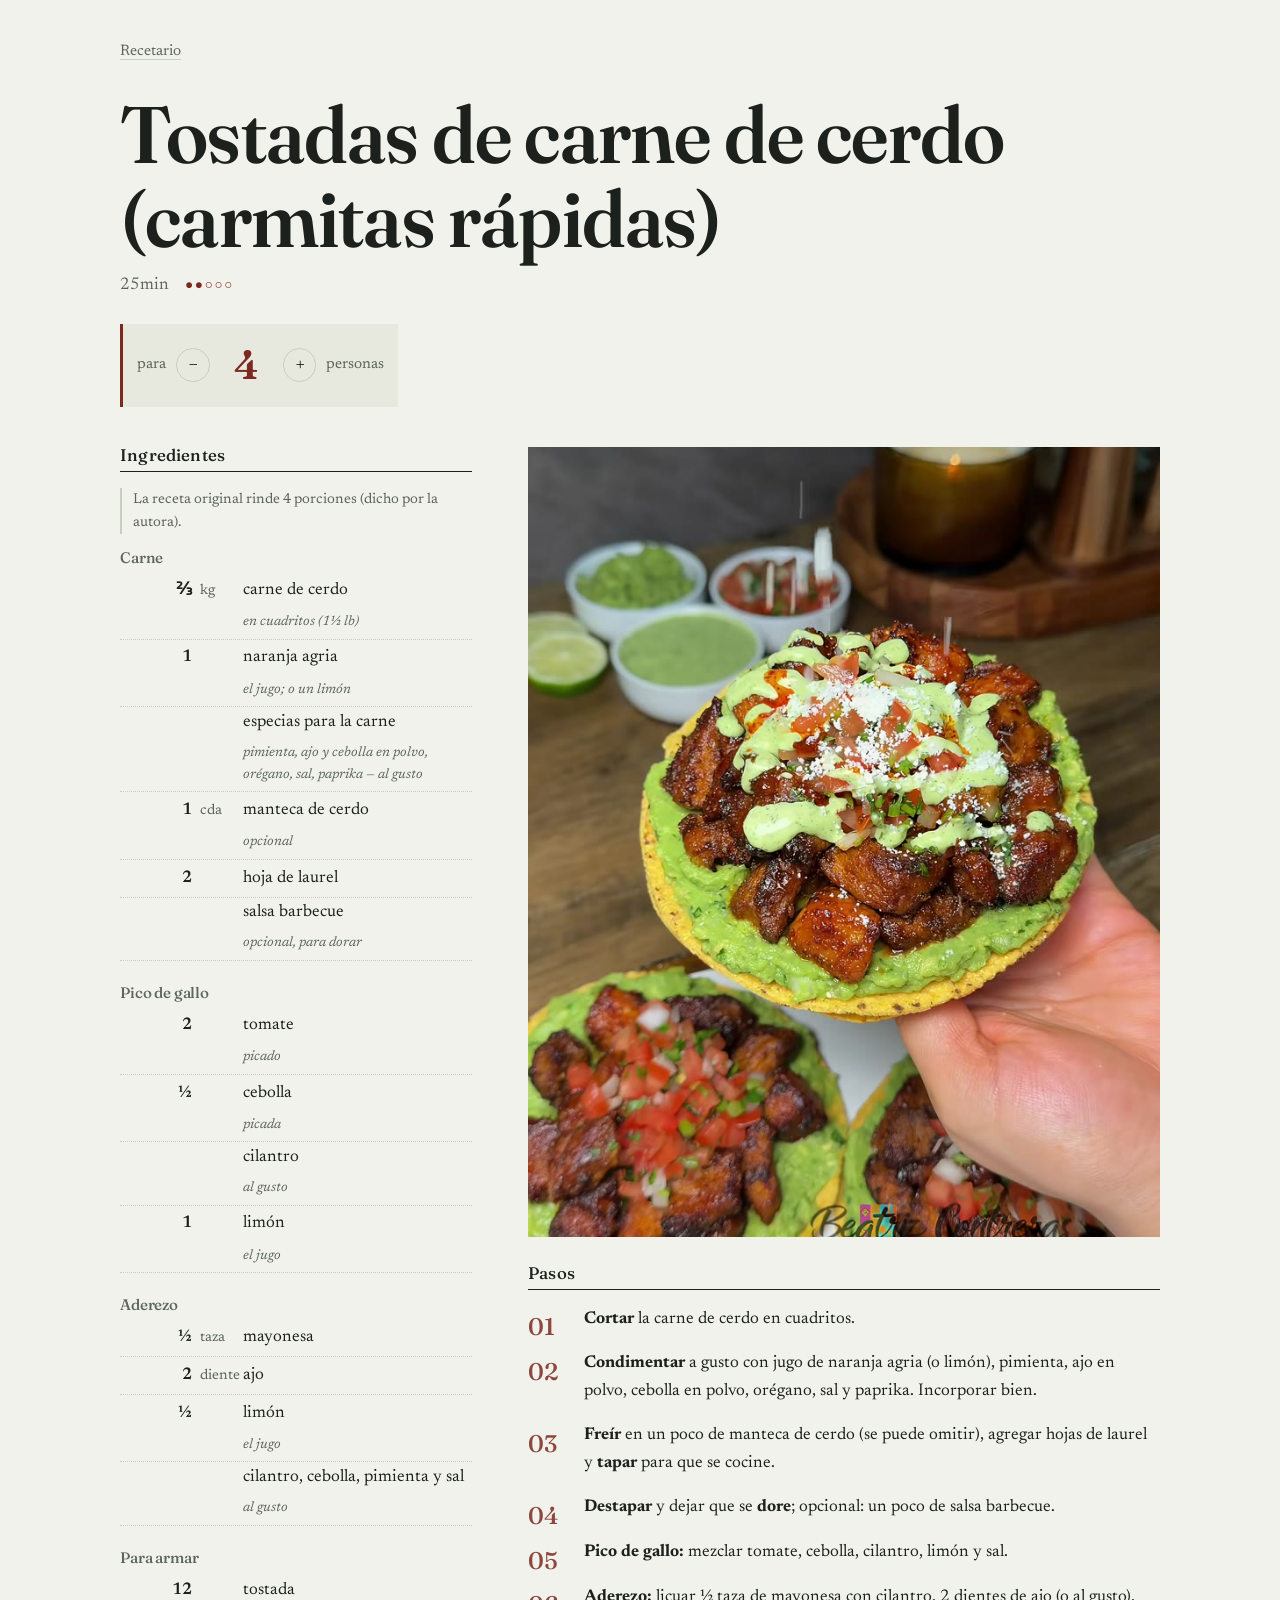
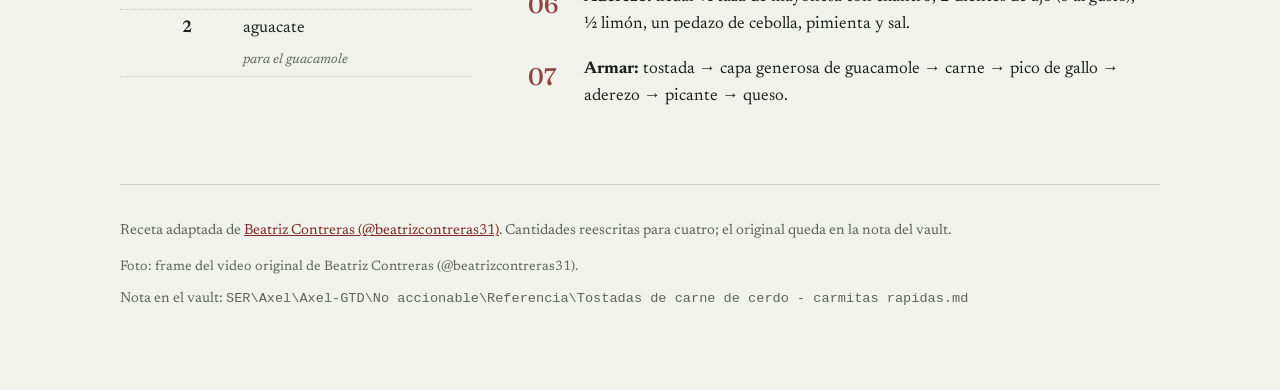
<file: r/tostadas-de-carne-de-cerdo-carmitas-rapidas/index.html>
<!doctype html>
<html lang="es">
<head>
<meta charset="utf-8">
<meta name="viewport" content="width=device-width,initial-scale=1">
<title>Tostadas de carne de cerdo (carmitas rápidas)</title>
<link rel="preconnect" href="https://fonts.googleapis.com"><link rel="preconnect" href="https://fonts.gstatic.com" crossorigin><link href="https://fonts.googleapis.com/css2?family=Fraunces:opsz,wght@9..144,300..800&family=Newsreader:ital,opsz,wght@0,6..72,300..700;1,6..72,300..500&display=swap" rel="stylesheet">
<link rel="stylesheet" href="../../assets/recetario.css">
</head>
<body class="ficha">
<div class="hoja">
  <nav class="volver"><a href="../../">Recetario</a></nav>
  <header class="cabeza">
    <h1>Tostadas de carne de cerdo (carmitas rápidas)</h1>
    <p class="meta"><span>25min</span><span class="puntos" aria-label="dificultad facil">●●○○○</span></p>
  </header>
  <div class="porciones" role="group" aria-label="porciones">
    <span class="rotulo">para</span>
    <button type="button" id="menos" aria-label="una porción menos">&minus;</button>
    <output id="n">4</output>
    <button type="button" id="mas" aria-label="una porción más">+</button>
    <span class="rotulo">personas</span>
  </div>
  <div class="cuerpo">
    <aside class="rail">
      <h2>Ingredientes</h2>
      
      <p class="rinde">La receta original rinde 4 porciones (dicho por la autora).</p>
      <div class="grupo"><h3>Carne</h3><ul class="lista-ing"><li><span class="cant" data-cant="⅔">⅔</span><span class="unid">kg</span><span class="item">carne de cerdo</span><span class='nota'>en cuadritos (1½ lb)</span></li><li><span class="cant" data-cant="1">1</span><span class="unid"></span><span class="item">naranja agria</span><span class='nota'>el jugo; o un limón</span></li><li><span class="cant" data-cant=""></span><span class="unid"></span><span class="item">especias para la carne</span><span class='nota'>pimienta, ajo y cebolla en polvo, orégano, sal, paprika — al gusto</span></li><li><span class="cant" data-cant="1">1</span><span class="unid">cda</span><span class="item">manteca de cerdo</span><span class='nota'>opcional</span></li><li><span class="cant" data-cant="2">2</span><span class="unid"></span><span class="item">hoja de laurel</span></li><li><span class="cant" data-cant=""></span><span class="unid"></span><span class="item">salsa barbecue</span><span class='nota'>opcional, para dorar</span></li></ul></div><div class="grupo"><h3>Pico de gallo</h3><ul class="lista-ing"><li><span class="cant" data-cant="2">2</span><span class="unid"></span><span class="item">tomate</span><span class='nota'>picado</span></li><li><span class="cant" data-cant="½">½</span><span class="unid"></span><span class="item">cebolla</span><span class='nota'>picada</span></li><li><span class="cant" data-cant=""></span><span class="unid"></span><span class="item">cilantro</span><span class='nota'>al gusto</span></li><li><span class="cant" data-cant="1">1</span><span class="unid"></span><span class="item">limón</span><span class='nota'>el jugo</span></li></ul></div><div class="grupo"><h3>Aderezo</h3><ul class="lista-ing"><li><span class="cant" data-cant="½">½</span><span class="unid">taza</span><span class="item">mayonesa</span></li><li><span class="cant" data-cant="2">2</span><span class="unid">diente</span><span class="item">ajo</span></li><li><span class="cant" data-cant="½">½</span><span class="unid"></span><span class="item">limón</span><span class='nota'>el jugo</span></li><li><span class="cant" data-cant=""></span><span class="unid"></span><span class="item">cilantro, cebolla, pimienta y sal</span><span class='nota'>al gusto</span></li></ul></div><div class="grupo"><h3>Para armar</h3><ul class="lista-ing"><li><span class="cant" data-cant="12">12</span><span class="unid"></span><span class="item">tostada</span></li><li><span class="cant" data-cant="2">2</span><span class="unid"></span><span class="item">aguacate</span><span class='nota'>para el guacamole</span></li></ul></div>
    </aside>
    <section class="receta">
      <figure class="foto"><img src="../../img/tostadas-de-carne-de-cerdo-carmitas-rapidas.jpg" alt="Tostadas de carne de cerdo (carmitas rápidas)" loading="lazy" decoding="async"></figure>
      <h2>Pasos</h2>
      <ol class="pasos"><li><b>Cortar</b> la carne de cerdo en cuadritos.</li><li><b>Condimentar</b> a gusto con jugo de naranja agria (o limón), pimienta, ajo en polvo, cebolla en polvo, orégano, sal y paprika. Incorporar bien.</li><li><b>Freír</b> en un poco de manteca de cerdo (se puede omitir), agregar hojas de laurel y <b>tapar</b> para que se cocine.</li><li><b>Destapar</b> y dejar que se <b>dore</b>; opcional: un poco de salsa barbecue.</li><li><b>Pico de gallo:</b> mezclar tomate, cebolla, cilantro, limón y sal.</li><li><b>Aderezo:</b> licuar ½ taza de mayonesa con cilantro, 2 dientes de ajo (o al gusto), ½ limón, un pedazo de cebolla, pimienta y sal.</li><li><b>Armar:</b> tostada → capa generosa de guacamole → carne → pico de gallo → aderezo → picante → queso.</li></ol>
    </section>
  </div>
  <footer class="pie">
    <p class="credito">Receta adaptada de <a href="https://www.tiktok.com/@beatrizcontreras31/video/7686663970643528991" rel="noopener">Beatriz Contreras (@beatrizcontreras31)</a>. Cantidades reescritas para cuatro; el original queda en la nota del vault.</p>
    <p class="credito-foto">Foto: frame del video original de Beatriz Contreras (@beatrizcontreras31).</p>
    <p class="vault">Nota en el vault: <code>SER\Axel\Axel-GTD\No accionable\Referencia\Tostadas de carne de cerdo - carmitas rapidas.md</code></p>
  </footer>
</div>
<script id="datos" type="application/json">{"base": 4, "ingredientes": [{"grupo": "Carne", "cantidad": 0.7, "unidad": "kg", "item": "carne de cerdo", "nota": "en cuadritos (1½ lb)"}, {"grupo": "Carne", "cantidad": 1.0, "unidad": "u", "item": "naranja agria", "nota": "el jugo; o un limón"}, {"grupo": "Carne", "cantidad": null, "unidad": "", "item": "especias para la carne", "nota": "pimienta, ajo y cebolla en polvo, orégano, sal, paprika — al gusto"}, {"grupo": "Carne", "cantidad": 1.0, "unidad": "cda", "item": "manteca de cerdo", "nota": "opcional"}, {"grupo": "Carne", "cantidad": 2.0, "unidad": "u", "item": "hoja de laurel", "nota": ""}, {"grupo": "Carne", "cantidad": null, "unidad": "", "item": "salsa barbecue", "nota": "opcional, para dorar"}, {"grupo": "Pico de gallo", "cantidad": 2.0, "unidad": "u", "item": "tomate", "nota": "picado"}, {"grupo": "Pico de gallo", "cantidad": 0.5, "unidad": "u", "item": "cebolla", "nota": "picada"}, {"grupo": "Pico de gallo", "cantidad": null, "unidad": "", "item": "cilantro", "nota": "al gusto"}, {"grupo": "Pico de gallo", "cantidad": 1.0, "unidad": "u", "item": "limón", "nota": "el jugo"}, {"grupo": "Aderezo", "cantidad": 0.5, "unidad": "taza", "item": "mayonesa", "nota": ""}, {"grupo": "Aderezo", "cantidad": 2.0, "unidad": "diente", "item": "ajo", "nota": ""}, {"grupo": "Aderezo", "cantidad": 0.5, "unidad": "u", "item": "limón", "nota": "el jugo"}, {"grupo": "Aderezo", "cantidad": null, "unidad": "", "item": "cilantro, cebolla, pimienta y sal", "nota": "al gusto"}, {"grupo": "Para armar", "cantidad": 12.0, "unidad": "u", "item": "tostada", "nota": ""}, {"grupo": "Para armar", "cantidad": 2.0, "unidad": "u", "item": "aguacate", "nota": "para el guacamole"}]}</script>
<script src="../../assets/recetario.js"></script>
</body>
</html>
</file>
<file: assets/recetario.css>
/* recetario.css — Recetario editorial.
   Dirección: libro de cocina de trabajo. El único gesto llamativo es el
   contador de porciones; todo lo demás es papel, reglas finas y números
   alineados como un libro de caja.
   Paleta: papel con cast verde (no crema cálida) + oxblood de chile seco.
   Tipos: Fraunces (display, con WONK) + Newsreader (texto). */

:root {
  --papel:      #F1F2EB;
  --papel-hondo:#E7E9DF;
  --tinta:      #1C211D;
  --tinta-2:    #5C655D;
  --chile:      #7C2A21;
  --linea:      #C7CDC0;
  --ancho:      68rem;
}

* { box-sizing: border-box; }

html { -webkit-text-size-adjust: 100%; }

body {
  margin: 0;
  background: var(--papel);
  color: var(--tinta);
  font-family: "Newsreader", Georgia, "Times New Roman", serif;
  font-size: 1.0625rem;
  line-height: 1.6;
  font-variant-numeric: tabular-nums;
}

.hoja {
  max-width: var(--ancho);
  margin: 0 auto;
  padding: 2.5rem 1.5rem 5rem;
}

a { color: inherit; }

:focus-visible {
  outline: 2px solid var(--chile);
  outline-offset: 3px;
}

h1, h2, h3 {
  font-family: "Fraunces", Georgia, serif;
  font-variation-settings: "SOFT" 20, "WONK" 1;
  font-weight: 500;
  line-height: 1.05;
  letter-spacing: -0.01em;
  margin: 0;
}

/* ---------- índice ---------- */

.portada { border-bottom: 2px solid var(--tinta); padding-bottom: 1.25rem; }

.portada h1 {
  font-size: clamp(3rem, 11vw, 6.5rem);
  font-weight: 600;
  margin-bottom: 0.5rem;
}

.entrada { max-width: 44ch; margin: 0 0 0.75rem; color: var(--tinta-2); }

.cuenta { margin: 0; font-size: 0.9rem; color: var(--tinta-2); }

.buscador { display: flex; align-items: baseline; gap: 0.75rem; margin: 1.5rem 0 0.25rem; }
.buscador span { font-size: 0.9rem; color: var(--tinta-2); }
.buscador input {
  flex: 1;
  font: inherit;
  color: var(--tinta);
  background: transparent;
  border: 0;
  border-bottom: 1px solid var(--linea);
  padding: 0.35rem 0;
}
.buscador input::placeholder { color: var(--tinta-2); opacity: 0.7; }

.indice { list-style: none; margin: 1.5rem 0 0; padding: 0; }

.indice .fila { border-bottom: 1px solid var(--linea); }

.indice a {
  display: grid;
  grid-template-columns: 6.5rem 1fr auto;
  align-items: center;
  gap: 1.25rem;
  padding: 0.75rem 0.25rem;
  text-decoration: none;
}
.indice a:hover .nombre { color: var(--chile); }

/* la foto del plato: es lo que abre el apetito, no un adorno */
.miniatura {
  display: block;
  aspect-ratio: 4 / 3;
  background: var(--papel-hondo);
  overflow: hidden;
}
.miniatura img {
  width: 100%;
  height: 100%;
  object-fit: cover;
  object-position: var(--encuadre, 50% 50%);
  display: block;
}
.miniatura .sin-foto {
  display: grid;
  place-items: center;
  height: 100%;
  font-size: 0.7rem;
  color: var(--tinta-2);
  font-style: italic;
}

.indice .nombre {
  font-family: "Fraunces", Georgia, serif;
  font-size: clamp(1.3rem, 3.5vw, 1.9rem);
  line-height: 1.15;
}
.indice .margen { display: flex; align-items: baseline; gap: 1rem; white-space: nowrap; }
.indice .tiempo { color: var(--tinta-2); font-size: 0.95rem; }
.indice .puntos { color: var(--chile); letter-spacing: 0.12em; font-size: 0.8rem; }

.vacio { margin-top: 2rem; color: var(--tinta-2); font-style: italic; }

/* ---------- ficha ---------- */

.volver { margin-bottom: 1.75rem; font-size: 0.95rem; }
.volver a { text-decoration: none; color: var(--tinta-2); border-bottom: 1px solid var(--linea); }
.volver a:hover { color: var(--chile); }

.cabeza h1 {
  font-size: clamp(2.4rem, 8vw, 5rem);
  font-weight: 600;
  max-width: 18ch;
}

.meta { display: flex; align-items: baseline; gap: 1rem; margin: 0.75rem 0 0; color: var(--tinta-2); }
.meta .puntos { color: var(--chile); letter-spacing: 0.12em; font-size: 0.85rem; }

/* el gesto: el contador de porciones */
.porciones {
  display: flex;
  align-items: center;
  gap: 0.6rem;
  margin: 1.5rem 0 2.5rem;
  padding: 0.6rem 0.9rem;
  background: var(--papel-hondo);
  border-left: 3px solid var(--chile);
  width: fit-content;
}
.porciones .rotulo { font-size: 0.95rem; color: var(--tinta-2); }
.porciones button {
  font: inherit;
  font-size: 1.3rem;
  line-height: 1;
  width: 2.1rem;
  height: 2.1rem;
  color: var(--tinta);
  background: transparent;
  border: 1px solid var(--linea);
  border-radius: 50%;
  cursor: pointer;
}
.porciones button:hover:not(:disabled) { border-color: var(--chile); color: var(--chile); }
.porciones button:disabled { opacity: 0.35; cursor: not-allowed; }

#n {
  font-family: "Fraunces", Georgia, serif;
  font-variation-settings: "SOFT" 30, "WONK" 1;
  font-size: 2.5rem;
  font-weight: 600;
  min-width: 2ch;
  text-align: center;
  color: var(--chile);
}

.cuerpo { display: grid; grid-template-columns: 22rem 1fr; gap: 3.5rem; align-items: start; }

.rail h2, .receta h2 {
  font-size: 1.05rem;
  font-weight: 500;
  font-variation-settings: normal;
  letter-spacing: 0.01em;
  padding-bottom: 0.4rem;
  border-bottom: 1px solid var(--tinta);
  margin-bottom: 1rem;
}

.rail { position: sticky; top: 1.5rem; }

.grupo { margin-bottom: 1.5rem; }
.grupo h3 {
  font-size: 0.95rem;
  font-weight: 500;
  color: var(--tinta-2);
  font-variation-settings: normal;
  margin-bottom: 0.4rem;
}

.lista-ing { list-style: none; margin: 0; padding: 0; }
.lista-ing li {
  display: grid;
  grid-template-columns: 4.5rem 2.2rem 1fr;
  gap: 0.5rem;
  padding: 0.3rem 0;
  border-bottom: 1px dotted var(--linea);
  align-items: baseline;
}
.lista-ing .cant {
  text-align: right;
  font-weight: 600;
  transition: opacity 140ms ease;
}
.lista-ing .cant.cambia { opacity: 0.25; }
.lista-ing .unid { color: var(--tinta-2); font-size: 0.9rem; }
.lista-ing .item { line-height: 1.35; }
.lista-ing .nota {
  grid-column: 3;
  font-size: 0.85rem;
  color: var(--tinta-2);
  font-style: italic;
}

.aviso, .rinde {
  font-size: 0.9rem;
  color: var(--tinta-2);
  border-left: 2px solid var(--linea);
  padding-left: 0.7rem;
  margin: 0 0 1rem;
}

/* la foto de la ficha: 4/5 reserva el alto (no salta el layout al cargar) */
.foto { margin: 0 0 1.75rem; }
.foto img {
  width: 100%;
  aspect-ratio: 4 / 5;
  object-fit: cover;
  object-position: var(--encuadre, 50% 50%);
  display: block;
  background: var(--papel-hondo);
}

/* sin foto: tarjeta tipográfica, nunca un hueco gris */
.foto.tarjeta {
  aspect-ratio: 4 / 5;
  display: grid;
  place-content: center;
  gap: 0.5rem;
  text-align: center;
  padding: 2rem;
  border: 1px solid var(--linea);
  background: var(--papel-hondo);
}
.foto.tarjeta span {
  font-family: "Fraunces", Georgia, serif;
  font-variation-settings: "SOFT" 30, "WONK" 1;
  font-size: clamp(1.5rem, 4vw, 2.4rem);
  line-height: 1.1;
  color: var(--tinta-2);
}
.foto.tarjeta small { font-size: 0.85rem; color: var(--tinta-2); font-style: italic; }

.credito-foto { margin: 0.35rem 0 0; font-size: 0.85rem; color: var(--tinta-2); }

.pasos { list-style: none; counter-reset: paso; margin: 0; padding: 0; }
.pasos li {
  counter-increment: paso;
  position: relative;
  padding-left: 3.5rem;
  margin-bottom: 1.1rem;
  max-width: 62ch;
}
.pasos li::before {
  content: counter(paso, decimal-leading-zero);
  position: absolute;
  left: 0;
  top: 0.1em;
  font-family: "Fraunces", Georgia, serif;
  font-variation-settings: "SOFT" 0, "WONK" 1;
  font-size: 1.5rem;
  font-weight: 500;
  color: var(--chile);
  opacity: 0.85;
}

.pie { margin-top: 3.5rem; padding-top: 1.25rem; border-top: 1px solid var(--linea); color: var(--tinta-2); font-size: 0.9rem; }
.pie a { color: var(--chile); }
.pie .vault { margin: 0.5rem 0 0; }
.pie code { font-size: 0.85rem; }

/* ---------- chico ---------- */

@media (max-width: 60rem) {
  .cuerpo { grid-template-columns: 1fr; gap: 2.5rem; }
  .rail { position: static; }
  .hoja { padding: 1.75rem 1.25rem 4rem; }
  .porciones { position: sticky; top: 0; z-index: 2; width: 100%; justify-content: center; }
  .indice a { grid-template-columns: 5rem 1fr; row-gap: 0.35rem; padding: 1rem 0; }
  .indice .margen { grid-column: 2; }
  .pasos li { padding-left: 2.75rem; }
  .foto img, .foto.tarjeta { aspect-ratio: 1 / 1; }
}

@media (prefers-reduced-motion: reduce) {
  .lista-ing .cant { transition: none; }
}
</file>
